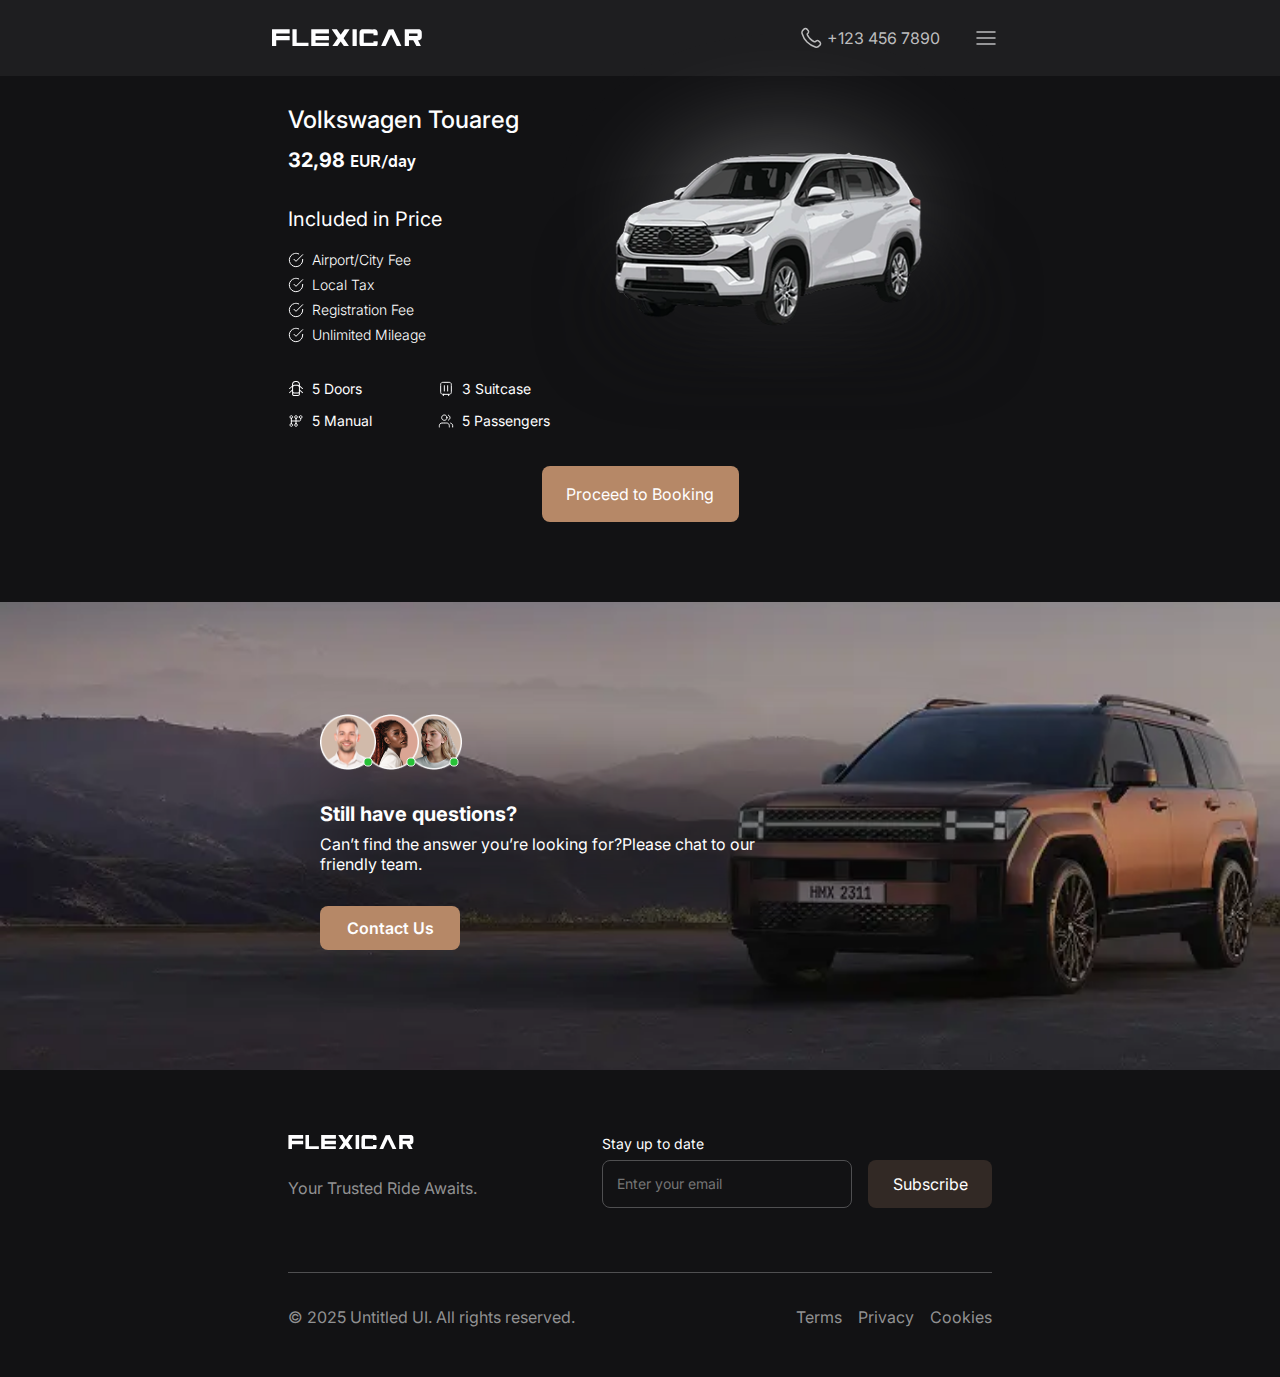
<file: index.html>
<!DOCTYPE html>
<html lang="en">
  <head>
    <meta charset="UTF-8" />
    <meta http-equiv="X-UA-Compatible" content="IE=edge" />
    <meta name="viewport" content="width=device-width, initial-scale=1.0" />
    <meta name="description" content="Flexicar car rental website" />
    <title>Flexicar</title>
    <link
      rel="icon"
      type="image/png"
      href="./assets/images/favicon.png"
      sizes="32x32"
    />
    <link rel="preconnect" href="https://fonts.googleapis.com" />
    <link rel="preconnect" href="https://fonts.gstatic.com" crossorigin />
    <link
      href="https://fonts.googleapis.com/css2?family=Inter:wght@300;400;500;600;700&display=swap"
      rel="stylesheet"
    />
    <link
      href="https://fonts.googleapis.com/css2?family=Oxygen:wght@300;400;700&display=swap"
      rel="stylesheet"
    />
    <link rel="stylesheet" href="./css/global.css" />
    <link rel="stylesheet" href="./css/styles.css" />
  </head>
  <body>
    <!------------------ HEADER --------------------->

    <header class="header">
      <div class="nav-container">
        <nav class="header-nav" aria-label="Main navigation">
          <div class="nav-wrapper">
            <a href="./index.html" aria-label="Flexicar homepage">
              <svg class="logo-icon">
                <use href="./assets/icons/icons.svg#_1"></use>
              </svg>
            </a>
            <ul class="nav-list">
              <li class="item">
                <a href="./index.html" class="link link-current">Book</a>
              </li>
              <li class="item">
                <a href="./index.html" class="link">Help</a>
              </li>
              <li class="item"><a href="./index.html" class="link">FAQ</a></li>
              <li class="item">
                <a href="./index.html" class="link">Rental Policies</a>
              </li>
              <li class="item">
                <a href="./index.html" class="link">Blog&Guides</a>
              </li>
            </ul>
          </div>
        </nav>
        <ul class="header-actions">
          <li class="language-switcher" aria-label="Language switcher">
            <button
              class="language-btn"
              aria-expanded="false"
              aria-controls="language-menu"
            >
              EN
              <svg class="chevron-icon" aria-hidden="true">
                <use href="./assets/icons/icons.svg#chevron-down"></use>
              </svg>
            </button>
          </li>
          <li class="header-phone">
            <a href="tel:+123 456 7890" class="phone-link">
              <svg class="phone-icon" aria-hidden="true">
                <use href="./assets/icons/icons.svg#phone"></use>
              </svg>
              <span class="phone-text">+123 456 7890</span>
            </a>
          </li>
          <li class="login-container">
            <button type="button" class="login-btn">
              <svg class="chevron-icon" aria-hidden="true">
                <use href="./assets/icons/icons.svg#log-in"></use>
                </svg>Sign In
            </button>
          </li>
          <li class="burger-menu">
            <button type="button" aria-label="mobile-menu">
              <svg class="burger-icon">
                <use href="./assets/icons/icons.svg#menu"></use>
              </svg>
            </button>
          </li>
        </ul>
      </div>
    </header>
    <main>

      <!------------------ MAIN CONTENT ON DESKTOP --------------------->
      <div class="content-wrapper container">
        <nav aria-label="breadcrumb">
          <ol class="breadcrumb">
            <li class="breadcrumb-item">
              <a href="/">Home</a>
              <svg class="breadcrumb-icon" aria-hidden="true">
                <use href="./assets/icons/icons.svg#chevron-down"></use>
              </svg>
            </li>
            <li class="breadcrumb-item">
              <a href="/">Search results</a>
              <svg class="breadcrumb-icon" aria-hidden="true">
                <use href="./assets/icons/icons.svg#chevron-down"></use>
              </svg>
            </li>
            <li class="breadcrumb-item active" aria-current="page">
              Volkswagen Touareg
            </li>
          </ol>
        </nav>
        <div class="main-content">
          <div class="car-info-section-left">
            <section>
              <div class="product-container">
                <div class="thumb">
                  <div class="gradient"></div>
                  <div class="ellipse"></div>
                  <img
                    class="car-img"
                    src="./assets/images/car@1x.png"
                    srcset="
                      ./assets/images/car@1x.png 1x,
                      ./assets/images/car@2x.png 2x
                    "
                    alt="Car for rental"
                    width="361"
                    height="188"
                    loading="lazy"
                  />
                </div>
                <div class="list-wrapper">
                  <div class="title-wrapper">
                    <h1 class="car-title">Volkswagen Touareg</h1>
                    <p class="price">
                      32,98 <span class="currency-price">EUR/day</span>
                    </p>
                  </div>
                  <div class="features-wrapper">
                    <h2 class="features-title">Included in Price</h2>
                    <ul class="features-list">
                      <li class="feature-item">
                        <svg class="icon-stroke" aria-hidden="true">
                          <use
                            href="./assets/icons/icons.svg#check-circle-broken-2"
                          ></use>
                        </svg>
                        <p class="sub-text-line-height feature-text">
                          Airport/City Fee
                        </p>
                      </li>
                      <li class="feature-item">
                        <svg class="icon-stroke" aria-hidden="true">
                          <use
                            href="./assets/icons/icons.svg#check-circle-broken-2"
                          ></use>
                        </svg>
                        <p class="sub-text-line-height feature-text">
                          Local Tax
                        </p>
                      </li>
                      <li class="feature-item">
                        <svg class="icon-stroke" aria-hidden="true">
                          <use
                            href="./assets/icons/icons.svg#check-circle-broken-2"
                          ></use>
                        </svg>
                        <p class="sub-text-line-height feature-text">
                          Registration Fee
                        </p>
                      </li>
                      <li class="feature-item">
                        <svg class="icon-stroke" aria-hidden="true">
                          <use
                            href="./assets/icons/icons.svg#check-circle-broken-2"
                          ></use>
                        </svg>
                        <p class="sub-text-line-height feature-text">
                          Unlimited Mileage
                        </p>
                      </li>
                    </ul>
                  </div>
                  <ul class="info-list">
                    <li class="info-item">
                      <svg class="icon-fill">
                        <use
                          href="./assets/icons/icons.svg#icon-car-doors"
                        ></use>
                      </svg>
                      <p class="sub-text-line-height">5 Doors</p>
                    </li>
                    <li class="info-item">
                      <svg class="icon-stroke" aria-hidden="true">
                        <use href="./assets/icons/icons.svg#luggage"></use>
                      </svg>
                      <p class="sub-text-line-height">3 Suitcase</p>
                    </li>
                    <li class="info-item">
                      <svg class="icon-stroke" aria-hidden="true">
                        <use
                          href="./assets/icons/icons.svg#tabler_manual-gearbox"
                        ></use>
                      </svg>
                      <p class="sub-text-line-height">5 Manual</p>
                    </li>
                    <li class="info-item">
                      <svg class="icon-stroke" aria-hidden="true">
                        <use href="./assets/icons/icons.svg#users"></use>
                      </svg>
                      <p class="sub-text-line-height">5 Passengers</p>
                    </li>
                  </ul>
                </div>
              </div>
            </section>

            <!------------------ EXTRAS SECTION ON DESKTOP --------------------->

            <section class="extras-section">
              <h2 class="extras-title">Add on extras</h2>
              <ul class="extras-list">
                <li class="extras-item">
                  <div class="extras-wrapper-left active">
                    <svg class="extras-icon active">
                      <use href="./assets/icons/icons.svg#infinity"></use>
                    </svg>
                    <div class="service-wrapper">
                      <h3 class="extras-item-title">Unlimited Mileage</h3>
                      <p class="extras-price">15 EUR</p>
                    </div>
                  </div>
                  <button
                    class="extras-button active-btn"
                    aria-label="Delete Unlimited Mileage"
                  >
                    <svg class="btn-icon">
                      <use href="./assets/icons/icons.svg#minus"></use>
                    </svg>
                  </button>
                </li>
                <li class="extras-item">
                  <div class="extras-wrapper-left">
                    <svg class="extras-icon">
                      <use href="./assets/icons/icons.svg#globe"></use>
                    </svg>
                    <div class="service-wrapper">
                      <h3 class="extras-item-title">Cross-border Fee</h3>
                      <p class="extras-price">15 EUR</p>
                    </div>
                  </div>
                  <button
                    class="extras-button"
                    aria-label="Add Cross-border Fee"
                  >
                    <svg class="btn-icon">
                      <use href="./assets/icons/icons.svg#plus"></use>
                    </svg>
                  </button>
                </li>
                <li class="extras-item">
                  <div class="extras-wrapper-left">
                    <svg class="extras-icon">
                      <use href="./assets/icons/icons.svg#Group"></use>
                    </svg>
                    <div class="service-wrapper">
                      <h3 class="extras-item-title">Full Tank Service</h3>
                      <p class="extras-price">15 EUR</p>
                    </div>
                  </div>
                  <button
                    class="extras-button"
                    aria-label="Add Full Tank Service"
                  >
                    <svg class="btn-icon">
                      <use href="./assets/icons/icons.svg#plus"></use>
                    </svg>
                  </button>
                </li>
                <li class="extras-item">
                  <div class="extras-wrapper-left">
                    <svg class="extras-icon fill-icon">
                      <use href="./assets/icons/icons.svg#baby-seat"></use>
                    </svg>
                    <div class="service-wrapper">
                      <h3 class="extras-item-title">Child Seat</h3>
                      <p class="extras-price">15 EUR</p>
                    </div>
                  </div>
                  <button class="extras-button" aria-label="Add Child Seat">
                    <svg class="btn-icon">
                      <use href="./assets/icons/icons.svg#plus"></use>
                    </svg>
                  </button>
                </li>
                <li class="extras-item">
                  <div class="extras-wrapper-left">
                    <svg class="extras-icon">
                      <use
                        href="./assets/icons/icons.svg#navigation-pointer-01"
                      ></use>
                    </svg>
                    <div class="service-wrapper">
                      <h3 class="extras-item-title">GPS Navigation System</h3>
                      <p class="extras-price">15 EUR</p>
                    </div>
                  </div>
                  <button
                    class="extras-button"
                    aria-label="Add GPS Navigation System"
                  >
                    <svg class="btn-icon">
                      <use href="./assets/icons/icons.svg#plus"></use>
                    </svg>
                  </button>
                </li>
                <li class="extras-item">
                  <div class="extras-wrapper-left">
                    <svg class="extras-icon">
                      <use href="./assets/icons/icons.svg#wifi"></use>
                    </svg>
                    <div class="service-wrapper">
                      <h3 class="extras-item-title">Wi-Fi Hotspot</h3>
                      <p class="extras-price">15 EUR</p>
                    </div>
                  </div>
                  <button class="extras-button" aria-label="Add Wi-Fi Hotspot">
                    <svg class="btn-icon">
                      <use href="./assets/icons/icons.svg#plus"></use>
                    </svg>
                  </button>
                </li>
                <li class="extras-item">
                  <div class="extras-wrapper-left">
                    <svg class="extras-icon fill-icon">
                      <use
                        href="./assets/icons/icons.svg#additional-driver"
                      ></use>
                    </svg>
                    <div class="service-wrapper">
                      <h3 class="extras-item-title">Additional Driver</h3>
                      <p class="extras-price">15 EUR</p>
                    </div>
                  </div>
                  <button
                    class="extras-button"
                    aria-label="Add Additional Driver"
                  >
                    <svg class="btn-icon">
                      <use href="./assets/icons/icons.svg#plus"></use>
                    </svg>
                  </button>
                </li>
                <li class="extras-item">
                  <div class="extras-wrapper-left">
                    <svg class="extras-icon">
                      <use href="./assets/icons/icons.svg#headphones"></use>
                    </svg>
                    <div class="service-wrapper">
                      <h3 class="extras-item-title">
                        Roadside assistance waiver
                      </h3>
                      <p class="extras-price">15 EUR</p>
                    </div>
                  </div>
                  <button
                    class="extras-button"
                    aria-label="Add Roadside assistance waiver"
                  >
                    <svg class="btn-icon">
                      <use href="./assets/icons/icons.svg#plus"></use>
                    </svg>
                  </button>
                </li>
              </ul>
            </section>

            <!------------------ INSURANCE SECTION  --------------------->

            <section class="insurance-section">
              <h2 class="insurance-title">Insurance</h2>
              <ul class="insurance-list">
                <li class="insurance-item">
                  <div class="insurance-title-wrapper">
                    <h3 class="card-title">No Insurance</h3>
                    <p class="insurance-price">Free</p>
                  </div>
                  <div>
                    <p class="notice-text">Important Notice:</p>
                    <ul class="notice-list">
                      <li class="notice-item">
                        <svg class="notice-icon" aria-hidden="true">
                          <use
                            href="./assets/icons/icons.svg#alert-circle"
                          ></use>
                        </svg>
                        <p class="sub-text-line-height text">
                          You are fully responsible for any damage to the
                          vehicle.
                        </p>
                      </li>
                      <li class="notice-item">
                        <svg class="notice-icon" aria-hidden="true">
                          <use
                            href="./assets/icons/icons.svg#alert-circle"
                          ></use>
                        </svg>
                        <p class="sub-text-line-height text">
                          Full repair costs will be charged in case of an
                          accident or damage (no financial limit).
                        </p>
                      </li>
                    </ul>
                  </div>
                  <p class="text-warning">
                    <strong>
                      We strongly recommend choosing one of the insurance
                      options to ensure a worry-free journey.</strong
                    >
                  </p>
                </li>
                <li class="insurance-item active">
                  <div class="insurance-title-wrapper">
                    <h3 class="card-title">Basic Insurance</h3>
                    <p class="insurance-price">15 EUR/day</p>
                  </div>
                  <ul class="notice-list">
                    <li class="notice-item">
                      <svg class="icon-stroke" aria-hidden="true">
                        <use
                          href="./assets/icons/icons.svg#check-circle-broken-2"
                        ></use>
                      </svg>
                      <p class="sub-text-line-height text">
                        Coverage for vehicle damage in case of an accident (with
                        excess).
                      </p>
                    </li>
                    <li class="notice-item">
                      <svg class="icon-stroke" aria-hidden="true">
                        <use
                          href="./assets/icons/icons.svg#check-circle-broken-2"
                        ></use>
                      </svg>
                      <p class="sub-text-line-height text">
                        Limited financial liability with a deductible/ excess.
                      </p>
                    </li>
                    <li class="notice-item">
                      <svg class="icon-stroke" aria-hidden="true">
                        <use
                          href="./assets/icons/icons.svg#check-circle-broken-2"
                        ></use>
                      </svg>
                      <p class="sub-text-line-height text">
                        Partial coverage for car body damages (does not cover
                        tires, windows, roof, or undercarriage).
                      </p>
                    </li>
                  </ul>
                </li>
                <li class="insurance-item">
                  <div class="insurance-title-wrapper">
                    <h3 class="card-title">Comprehensive Insurance</h3>
                    <p class="insurance-price">25 EUR/day</p>
                  </div>
                  <ul class="notice-list">
                    <li class="notice-item">
                      <svg class="icon-stroke green" aria-hidden="true">
                        <use
                          href="./assets/icons/icons.svg#check-circle-broken-2"
                        ></use>
                      </svg>
                      <p class="sub-text-line-height text">
                        Full coverage for all damages (including tires, windows,
                        roof, and undercarriage).
                      </p>
                    </li>
                    <li class="notice-item">
                      <svg class="icon-stroke green" aria-hidden="true">
                        <use
                          href="./assets/icons/icons.svg#check-circle-broken-2"
                        ></use>
                      </svg>
                      <p class="sub-text-line-height text">Theft protection.</p>
                    </li>
                    <li class="notice-item">
                      <svg class="icon-stroke green" aria-hidden="true">
                        <use
                          href="./assets/icons/icons.svg#check-circle-broken-2"
                        ></use>
                      </svg>
                      <p class="sub-text-line-height text">
                        No deductible/excess (or minimal excess).
                      </p>
                    </li>
                    <li class="notice-item">
                      <svg class="icon-stroke green" aria-hidden="true">
                        <use
                          href="./assets/icons/icons.svg#check-circle-broken-2"
                        ></use>
                      </svg>
                      <p class="sub-text-line-height text">
                        Roadside assistance in case of breakdowns or accidents.
                      </p>
                    </li>
                  </ul>
                </li>
              </ul>
            </section>
          </div>

          <!------------------ FORM SECTION --------------------->

          <section class="form-section">
            <h2 class="form-title">Confirming Order</h2>
            <form class="form-order" aria-labelledby="form-title">
              <div class="form-main-content">
                <div class="form-group">
                  <label for="name">
                    First Name<span class="required">*</span></label
                  >
                  <input
                    class="styled-input"
                    id="name"
                    name="name"
                    type="text"
                    placeholder="Enter Your First Name"
                    required
                    aria-required="true"
                  />
                </div>
                <div class="form-group">
                  <label for="last_name">
                    Last Name<span class="required">*</span></label
                  >
                  <input
                    class="styled-input"
                    id="last_name"
                    name="last_name"
                    type="text"
                    placeholder="Enter Your Last Name"
                    required
                    aria-required="true"
                  />
                </div>
                <div class="form-group">
                  <label for="phone"
                    >Phone number<span class="required">*</span></label
                  >
                  <div class="phone-input-wrapper">
                    <select
                      name="country-code"
                      id="country-code"
                      aria-label="Country code"
                    >
                      <option value="+380">US</option>
                      <option value="+1">🇺🇸 +1</option>
                      <option value="+44">🇬🇧 +44</option>
                      <option value="+33">🇫🇷 +33</option>
                    </select>
                    <input
                      type="tel"
                      id="phone"
                      name="phone"
                      autocomplete="tel"
                      required
                      placeholder="+1 (555) 000-0000"
                      aria-describedby="phone-format"
                    />
                  </div>
                </div>
                <div class="form-group">
                  <label for="email"
                    >Email<span class="required">*</span></label
                  >
                  <input
                    type="email"
                    id="email"
                    name="email"
                    class="styled-input"
                    placeholder="olivia@untitledui.com"
                    required
                    aria-required="true"
                  />
                </div>
              </div>
              <div class="order-info-container">
                <dl class="details-list">
                  <div class="detail-item">
                    <dt>Date</dt>
                    <dd>Jan 1 | 08:00 - Jan 2 | 20:00</dd>
                  </div>
                  <div class="detail-item">
                    <dt>Location</dt>
                    <dd>Bratislava Bus... - Bratislava Bus...</dd>
                  </div>
                  <div class="detail-item">
                    <dt>Volkswagen Touareg</dt>
                    <dd>32,98 EUR</dd>
                  </div>
                  <div class="detail-item">
                    <dt>Basic Insurance</dt>
                    <dd>15 EUR</dd>
                  </div>
                </dl>
                <table class="total-table">
                  <tr>
                    <th>Total</th>
                    <td>62,98 EUR</td>
                  </tr>
                </table>
              </div>
              <div class="checkbox-group">
                <label class="checkbox-label">
                  <input
                    type="checkbox"
                    name="terms"
                    required
                    aria-required="true"
                  />
                  <span class="custom-checkbox">
                    <svg class="check-icon" aria-hidden="true">
                      <use href="./assets/icons/icons.svg#check"></use>
                    </svg>
                  </span>
                  I accept the terms & conditions
                </label>
              </div>
              <div class="container-buttons desktop">
                <button
                  href="./product_page_step1.html"
                  class="main-button secondary-btn pay-btn-desktop"
                >
                  Pay Cash
                </button>
                <button
                  href="./product_page_step1.html"
                  class="main-button primary-btn pay-btn-desktop"
                >
                  Pay Card
                </button>
              </div>
            </form>
          </section>
        </div>
      </div>

      <!------------------ MAIN CONTENT ON MOBILE --------------------->
      <section class="product-section">
        <div class="container product-container">
          <div class="thumb">
            <div class="gradient"></div>
            <div class="ellipse"></div>
            <img
              class="car-img"
              src="./assets/images/car@1x.png"
              srcset="
                ./assets/images/car@1x.png 1x,
                ./assets/images/car@2x.png 2x
              "
              alt="Volkswagen Touareg car for rental"
              width="361"
              height="188"
              loading="lazy"
            />
          </div>
          <div class="list-wrapper">
            <div class="title-wrapper">
              <h1 class="car-title">Volkswagen Touareg</h1>
              <p class="price">32,98 <span class="sub-price">EUR/day</span></p>
            </div>
            <div class="features-wrapper">
              <h2 class="features-title">Included in Price</h2>
              <ul class="features-list">
                <li class="feature-item">
                  <svg class="icon-stroke" aria-hidden="true">
                    <use
                      href="./assets/icons/icons.svg#check-circle-broken-2"
                    ></use>
                  </svg>
                  <p class="sub-text-line-height feature-text">
                    Airport/City Fee
                  </p>
                </li>
                <li class="feature-item">
                  <svg class="icon-stroke" aria-hidden="true">
                    <use
                      href="./assets/icons/icons.svg#check-circle-broken-2"
                    ></use>
                  </svg>
                  <p class="sub-text-line-height feature-text">Local Tax</p>
                </li>
                <li class="feature-item">
                  <svg class="icon-stroke" aria-hidden="true">
                    <use
                      href="./assets/icons/icons.svg#check-circle-broken-2"
                    ></use>
                  </svg>
                  <p class="sub-text-line-height feature-text">
                    Registration Fee
                  </p>
                </li>
                <li class="feature-item">
                  <svg class="icon-stroke" aria-hidden="true">
                    <use
                      href="./assets/icons/icons.svg#check-circle-broken-2"
                    ></use>
                  </svg>
                  <p class="sub-text-line-height feature-text">
                    Unlimited Mileage
                  </p>
                </li>
              </ul>
            </div>
            <ul class="info-list">
              <li class="info-item">
                <svg class="icon-fill">
                  <use href="./assets/icons/icons.svg#icon-car-doors"></use>
                </svg>
                <p class="sub-text-line-height">5 Doors</p>
              </li>
              <li class="info-item">
                <svg class="icon-stroke" aria-hidden="true">
                  <use href="./assets/icons/icons.svg#luggage"></use>
                </svg>
                <p class="sub-text-line-height">3 Suitcase</p>
              </li>
              <li class="info-item">
                <svg class="icon-stroke" aria-hidden="true">
                  <use
                    href="./assets/icons/icons.svg#tabler_manual-gearbox"
                  ></use>
                </svg>
                <p class="sub-text-line-height">5 Manual</p>
              </li>
              <li class="info-item">
                <svg class="icon-stroke" aria-hidden="true">
                  <use href="./assets/icons/icons.svg#users"></use>
                </svg>
                <p class="sub-text-line-height">5 Passengers</p>
              </li>
            </ul>
          </div>
        </div>
        <a
          href="./product_page_step1.html"
          class="main-button primary-btn booking-btn"
        >
          Proceed to Booking
        </a>
      </section>

      <!------------------ CONTACT US SECTION(MOBILE & DESKTOP) --------------------->
      <section class="contact-us">
        <div class="container">
          <div class="contact-wrapper">
            <div class="contact-ellipse"></div>
            <div class="avatar-wrapper">
              <div class="avatar-thumb">
                <img
                  class="avatar"
                  src="./assets/images/contact-us/avatar_1@1x.png"
                  srcset="
                    ./assets/images/contact-us/avatar_1@1x.png 1x,
                    ./assets/images/contact-us/avatar_1@2x.png 2x
                  "
                  alt="Avatar of a team member"
                  width="56"
                  height="56"
                  loading="lazy"
                />
                <svg class="circle" aria-hidden="true">
                  <use href="./assets/icons/icons.svg#Ellipse-green"></use>
                </svg>
              </div>
              <div class="avatar-thumb">
                <img
                  class="avatar"
                  src="./assets/images/contact-us/avatar_2@1x.png"
                  srcset="
                    ./assets/images/contact-us/avatar_2@1x.png 1x,
                    ./assets/images/contact-us/avatar_2@2x.png 2x
                  "
                  alt="Avatar of a team member"
                  width="56"
                  height="56"
                  loading="lazy"
                />
                <svg class="circle" aria-hidden="true">
                  <use href="./assets/icons/icons.svg#Ellipse-green"></use>
                </svg>
              </div>
              <div class="avatar-thumb">
                <img
                  class="avatar"
                  src="./assets/images/contact-us/avatar_3@1x.png"
                  srcset="
                    ./assets/images/contact-us/avatar_3@1x.png 1x,
                    ./assets/images/contact-us/avatar_3@2x.png 2x
                  "
                  alt="Avatar of a team member"
                  width="56"
                  height="56"
                  loading="lazy"
                />
                <svg class="circle" aria-hidden="true">
                  <use href="./assets/icons/icons.svg#Ellipse-green"></use>
                </svg>
              </div>
            </div>
            <div class="support-wrapper">
              <h3 class="support-title">Still have questions?</h3>
              <p class="support-text">
                Can’t find the answer you’re looking for?<span
                  class="support-sub-text"
                  >Please chat to our friendly team.</span
                >
              </p>
            </div>
            <button type="button" class="main-button primary-btn contact-btn">
              Contact Us
            </button>
          </div>
        </div>
      </section>
    </main>

    <!------------------ FOOTER (MOBILE & DESKTOP) --------------------->
    <footer class="footer-section">
      <div class="container footer-container">
        <div class="footer-wrapper">
          <div class="footer-logo-text">
            <a href="./index.html" aria-label="Flexicar homepage">
              <svg class="logo-footer">
                <use href="./assets/icons/icons.svg#_1"></use>
                </svg>
            </a>
            <p class="sub-text-line-height gray footer-text">
              Your Trusted Ride Awaits.
            </p>
          </div>
          <div class="subscribe-container">
            <p class="sub-text-line-height">Stay up to date</p>
            <form class="subscribe-form" action="">
              <input
                class="styled-input subscribe-input"
                type="text"
                placeholder="Enter your email"
              />
              <button
                class="main-button secondary-btn subscribe-btn"
                type="submit"
              >
                Subscribe
              </button>
            </form>
          </div>
        </div>
        <div class="footer-wrapper bottom">
          <p class="sub-text-line-height gray footer-text">
            © 2025 Untitled UI. All rights reserved.
          </p>
          <ul class="footer-links">
            <li>
              <a
                class="sub-text-line-height gray footer-text"
                href="./index.html"
                >Terms</a
              >
            </li>
            <li>
              <a
                class="sub-text-line-height gray footer-text"
                href="./index.html"
                >Privacy</a
              >
            </li>
            <li>
              <a
                class="sub-text-line-height gray footer-text"
                href="./index.html"
                >Cookies</a
              >
            </li>
          </ul>
        </div>
      </div>
    </footer>
  </body>
</html>
</file>
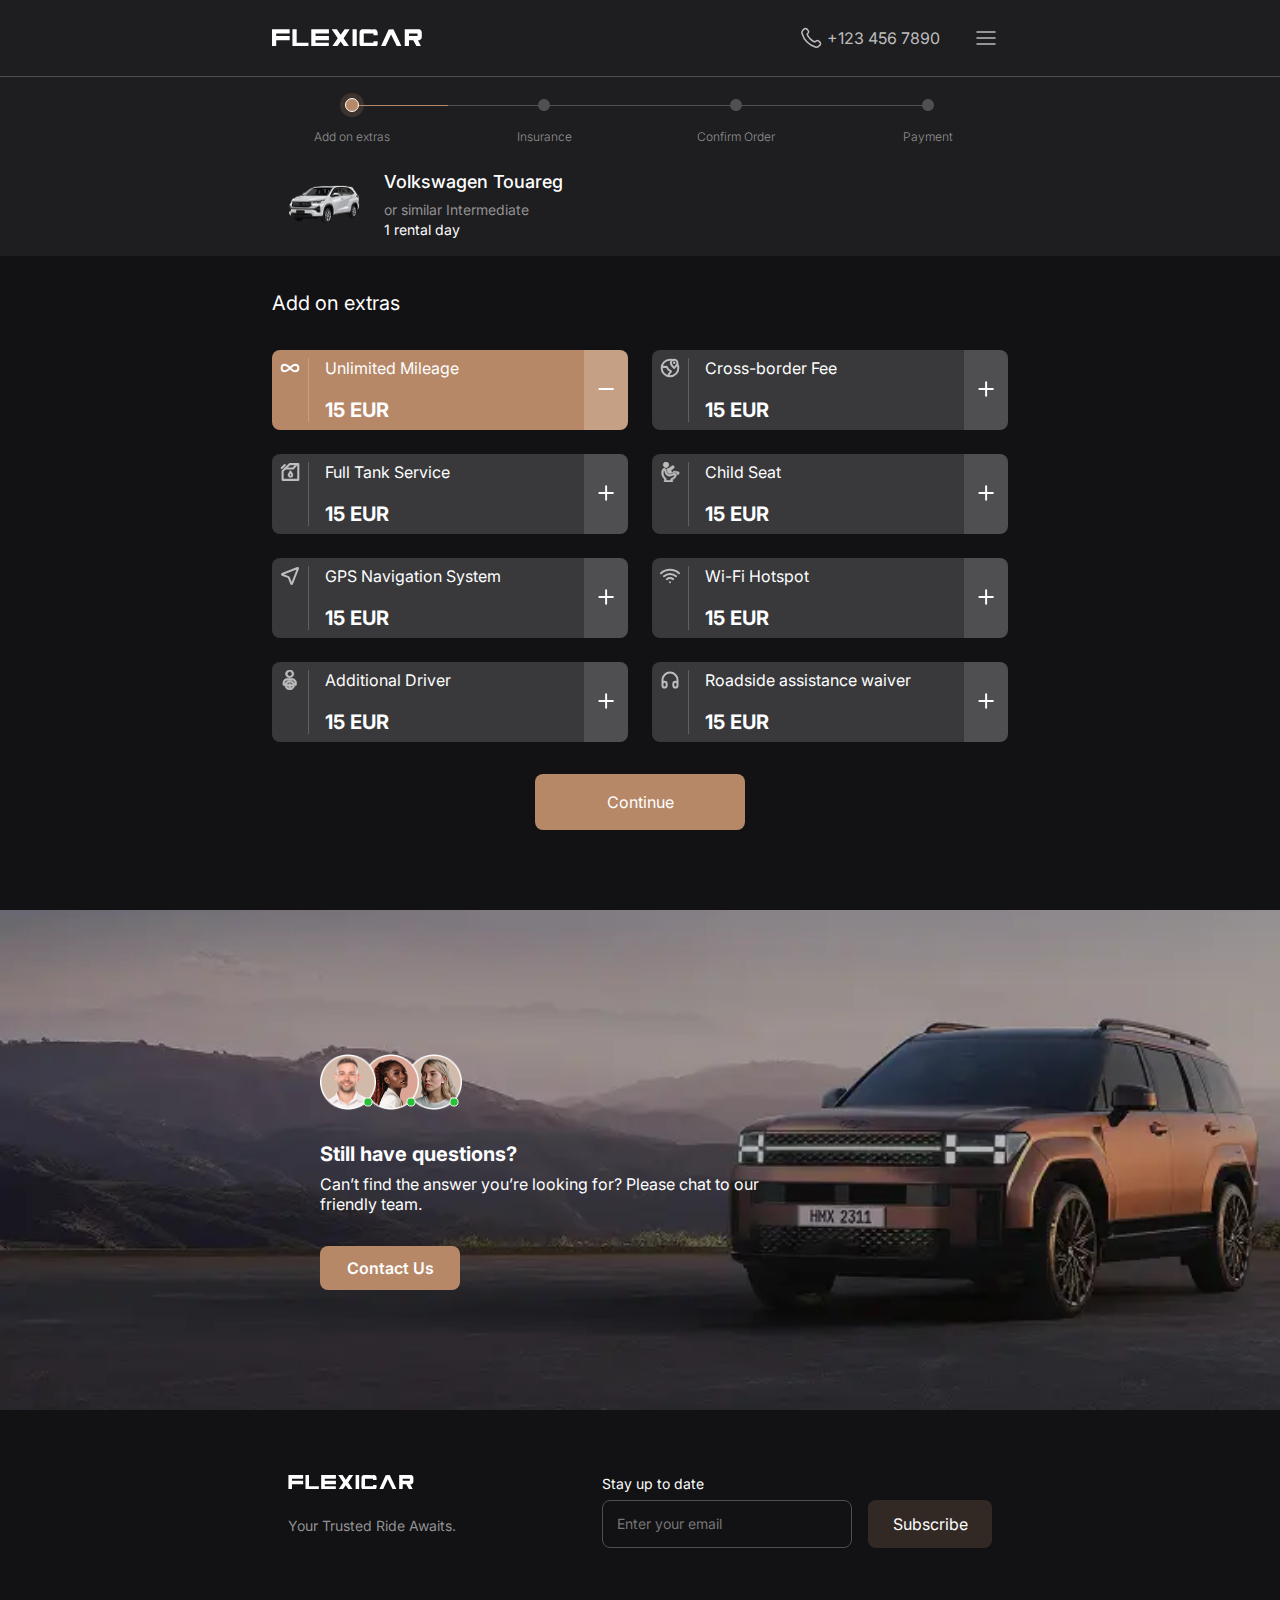
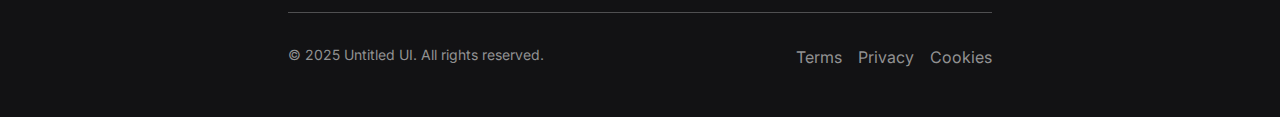
<file: product_page_step1.html>
<!DOCTYPE html>
<html lang="en">
  <head>
    <meta charset="UTF-8" />
    <meta http-equiv="X-UA-Compatible" content="IE=edge" />
    <meta name="viewport" content="width=device-width, initial-scale=1.0" />
    <meta name="description" content="Flexicar car rental website" />
    <title>Flexicar</title>
    <link rel="preconnect" href="https://fonts.googleapis.com" />
    <link rel="preconnect" href="https://fonts.gstatic.com" crossorigin />
    <link
      href="https://fonts.googleapis.com/css2?family=Inter:wght@300;400;500;600;700&display=swap"
      rel="stylesheet"
    />
    <link
      href="https://fonts.googleapis.com/css2?family=Oxygen:wght@300;400;700&display=swap"
      rel="stylesheet"
    />
    <link rel="stylesheet" href="./css/global.css" />
    <link rel="stylesheet" href="./css/styles.css" />
  </head>
  <body>
    <!------------------ HEADER --------------------->
    <header class="header">
      <div class="nav-container">
        <nav class="header-nav" aria-label="Main navigation">
          <div class="nav-wrapper">
            <a href="./index.html" aria-label="Flexicar homepage">
              <svg class="logo-icon">
                <use href="./assets/icons/icons.svg#_1"></use>
              </svg>
            </a>
            <ul class="nav-list">
              <li class="item">
                <a href="./index.html" class="link link-current">Book</a>
              </li>
              <li class="item">
                <a href="./index.html" class="link">Help</a>
              </li>
              <li class="item"><a href="./index.html" class="link">FAQ</a></li>
              <li class="item">
                <a href="./index.html" class="link">Rental Policies</a>
              </li>
              <li class="item">
                <a href="./index.html" class="link">Blog&Guides</a>
              </li>
            </ul>
          </div>
        </nav>
        <ul class="header-actions">
          <li class="language-switcher" aria-label="Language switcher">
            <button
              class="language-btn"
              aria-expanded="false"
              aria-controls="language-menu"
            >
              EN
              <svg class="chevron-icon" aria-hidden="true">
                <use href="./assets/icons/icons.svg#chevron-down"></use>
              </svg>
            </button>
          </li>
          <li class="header-phone">
            <a href="tel:+123 456 7890" class="phone-link">
              <svg class="phone-icon" aria-hidden="true">
                <use href="./assets/icons/icons.svg#phone"></use>
              </svg>
              <span class="phone-text">+123 456 7890</span>
            </a>
          </li>
          <li class="login-container">
            <button type="button" class="login-btn">
              <svg class="chevron-icon" aria-hidden="true">
                <use href="./assets/icons/icons.svg#log-in"></use>
              </svg>Sign In
            </button>
          </li>
          <li class="burger-menu">
            <button type="button" aria-label="mobile-menu">
              <svg class="burger-icon">
                <use href="./assets/icons/icons.svg#menu"></use>
              </svg>
            </button>
          </li>
        </ul>
      </div>
    </header>
    <main>
      <!------------------ CAR INFO SECTION --------------------->
      <section class="car-info">
        <div class="stepper-container">
          <div class="stepper">
            <div class="stepper-icon-wrapper first">
              <span class="background icon">
                <svg
                  class="active-icon"
                  aria-label="Current step: Add on extras"
                >
                  <use href="./assets/icons/icons.svg#Ellipse"></use>
                </svg>
                </span>
              <span class="line"></span>
            </div>
            <p class="stepper-text gray">Add on extras</p>
          </div>
          <div class="stepper">
            <div class="stepper-icon-wrapper not-active">
              <span class="line medium-gray right"></span>
              <div class="icon-wrapper">
                <svg
                  class="inactive-icon"
                  aria-label="Not yet reached step: Insurance"
                >
                  <use href="./assets/icons/icons.svg#Ellipse-2"></use>
                </svg>
              </div>
              <span class="line medium-gray left"></span>
            </div>
            <p class="stepper-text gray">Insurance</p>
          </div>
          <div class="stepper">
            <div class="stepper-icon-wrapper not-active">
              <span class="line medium-gray right"></span>
              <div class="icon-wrapper">
                <svg
                  class="inactive-icon"
                  aria-label="Not yet reached step: Confirm order"
                >
                  <use href="./assets/icons/icons.svg#Ellipse-2"></use>
                </svg>
              </div>
              <span class="line medium-gray left"></span>
            </div>
            <p class="stepper-text gray">Confirm Order</p>
          </div>
          <div class="stepper">
            <div class="stepper-icon-wrapper not-active last">
              <span class="line medium-gray right"></span>
              <div class="icon-wrapper">
                <svg
                  class="inactive-icon"
                  aria-label="Not yet reached step: Insurance"
                >
                  <use href="./assets/icons/icons.svg#Ellipse-2"></use>
                </svg>
              </div>
            </div>
            <p class="stepper-text gray">Payment</p>
          </div>
        </div>
        <div class="container">
          <div class="car-info-wrapper">
            <div class="car-info-thumb">
              <img
                src="./assets/images/step1/car@1x.png"
                srcset="
                  ./assets/images/step1/car@1x.png 1x,
                  ./assets/images/step1/car@2x.png 2x
                "
                alt="Car for rental"
                width="72"
                height="48"
                loading="lazy"
              />
            </div>
            <div>
              <h1 class="car-info-title">Volkswagen Touareg</h1>
              <p class="sub-text-line-height gray">or similar Intermediate</p>
              <p class="sub-text-line-height">1 rental day</p>
            </div>
          </div>
        </div>
      </section>

      <!------------------ EXTRAS SECTION --------------------->
      <section class="extras-section">
        <div class="container-secondary">
          <h2 class="extras-title">Add on extras</h2>
          <ul class="extras-list">
            <li class="extras-item">
              <div class="extras-wrapper-left active">
                <svg class="extras-icon active">
                  <use href="./assets/icons/icons.svg#infinity"></use>
                </svg>
                <div class="service-wrapper">
                  <h3 class="extras-item-title">Unlimited Mileage</h3>
                  <p class="extras-price">15 EUR</p>
                </div>
              </div>
              <button
                class="extras-button active-btn"
                aria-label="Delete Unlimited Mileage"
              >
                <svg class="btn-icon">
                  <use href="./assets/icons/icons.svg#minus"></use>
                </svg>
              </button>
            </li>
            <li class="extras-item">
              <div class="extras-wrapper-left">
                <svg class="extras-icon">
                  <use href="./assets/icons/icons.svg#globe"></use>
                </svg>
                <div class="service-wrapper">
                  <h3 class="extras-item-title">Cross-border Fee</h3>
                  <p class="extras-price">15 EUR</p>
                </div>
              </div>
              <button class="extras-button" aria-label="Add Cross-border Fee">
                <svg class="btn-icon">
                  <use href="./assets/icons/icons.svg#plus"></use>
                </svg>
              </button>
            </li>
            <li class="extras-item">
              <div class="extras-wrapper-left">
                <svg class="extras-icon">
                  <use href="./assets/icons/icons.svg#Group"></use>
                </svg>
                <div class="service-wrapper">
                  <h3 class="extras-item-title">Full Tank Service</h3>
                  <p class="extras-price">15 EUR</p>
                </div>
              </div>
              <button class="extras-button" aria-label="Add Full Tank Service">
                <svg class="btn-icon">
                  <use href="./assets/icons/icons.svg#plus"></use>
                </svg>
              </button>
            </li>
            <li class="extras-item">
              <div class="extras-wrapper-left">
                <svg class="extras-icon fill-icon">
                  <use href="./assets/icons/icons.svg#baby-seat"></use>
                </svg>
                <div class="service-wrapper">
                  <h3 class="extras-item-title">Child Seat</h3>
                  <p class="extras-price">15 EUR</p>
                </div>
              </div>
              <button class="extras-button" aria-label="Add Child Seat">
                <svg class="btn-icon">
                  <use href="./assets/icons/icons.svg#plus"></use>
                </svg>
              </button>
            </li>
            <li class="extras-item">
              <div class="extras-wrapper-left">
                <svg class="extras-icon">
                  <use
                    href="./assets/icons/icons.svg#navigation-pointer-01"
                  ></use>
                </svg>
                <div class="service-wrapper">
                  <h3 class="extras-item-title">GPS Navigation System</h3>
                  <p class="extras-price">15 EUR</p>
                </div>
              </div>
              <button class="extras-button">
                <svg class="btn-icon" aria-label="Add GPS Navigation System">
                  <use href="./assets/icons/icons.svg#plus"></use>
                </svg>
              </button>
            </li>
            <li class="extras-item">
              <div class="extras-wrapper-left">
                <svg class="extras-icon">
                  <use href="./assets/icons/icons.svg#wifi"></use>
                </svg>
                <div class="service-wrapper">
                  <h3 class="extras-item-title">Wi-Fi Hotspot</h3>
                  <p class="extras-price">15 EUR</p>
                </div>
              </div>
              <button class="extras-button" aria-label="Add Wi-Fi Hotspot">
                <svg class="btn-icon">
                  <use href="./assets/icons/icons.svg#plus"></use>
                </svg>
              </button>
            </li>
            <li class="extras-item">
              <div class="extras-wrapper-left">
                <svg class="extras-icon fill-icon">
                  <use href="./assets/icons/icons.svg#additional-driver"></use>
                </svg>
                <div class="service-wrapper">
                  <h3 class="extras-item-title">Additional Driver</h3>
                  <p class="extras-price">15 EUR</p>
                </div>
              </div>
              <button class="extras-button" aria-label="Add Additional Driver">
                <svg class="btn-icon">
                  <use href="./assets/icons/icons.svg#plus"></use>
                </svg>
              </button>
            </li>
            <li class="extras-item">
              <div class="extras-wrapper-left">
                <svg class="extras-icon">
                  <use href="./assets/icons/icons.svg#headphones"></use>
                </svg>
                <div class="service-wrapper">
                  <h3 class="extras-item-title">Roadside assistance waiver</h3>
                  <p class="extras-price">15 EUR</p>
                </div>
              </div>
              <button
                class="extras-button"
                aria-label="Add Roadside assistance waiver"
              >
                <svg class="btn-icon">
                  <use href="./assets/icons/icons.svg#plus"></use>
                </svg>
              </button>
            </li>
          </ul>
          <a
            href="./product_page_step2.html"
            class="main-button primary-btn continue-btn"
          >
            Continue
          </a>
        </div>
      </section>

      <!------------------ CONTACT US SECTION --------------------->
      <section class="contact-us">
        <div class="container">
          <div class="contact-wrapper">
            <div class="elipse"></div>
            <div class="avatar-wrapper">
              <div class="avatar-thumb">
                <img
                  class="avatar"
                  src="./assets/images/contact-us/avatar_1@1x.png"
                  srcset="
                    ./assets/images/contact-us/avatar_1@1x.png 1x,
                    ./assets/images/contact-us/avatar_1@2x.png 2x
                  "
                  alt="Avatar of a team member"
                  width="56"
                  height="56"
                  loading="lazy"
                />
                <svg class="circle" aria-hidden="true">
                  <use href="./assets/icons/icons.svg#Ellipse-green"></use>
                </svg>
              </div>
              <div class="avatar-thumb">
                <img
                  class="avatar"
                  src="./assets/images/contact-us/avatar_2@1x.png"
                  srcset="
                    ./assets/images/contact-us/avatar_2@1x.png 1x,
                    ./assets/images/contact-us/avatar_2@2x.png 2x
                  "
                  alt="Avatar of a team member"
                  width="56"
                  height="56"
                  loading="lazy"
                />
                <svg class="circle" aria-hidden="true">
                  <use href="./assets/icons/icons.svg#Ellipse-green"></use>
                </svg>
              </div>
              <div class="avatar-thumb">
                <img
                  class="avatar"
                  src="./assets/images/contact-us/avatar_3@1x.png"
                  srcset="
                    ./assets/images/contact-us/avatar_3@1x.png 1x,
                    ./assets/images/contact-us/avatar_3@2x.png 2x
                  "
                  alt="Avatar of a team member"
                  width="56"
                  height="56"
                  loading="lazy"
                />
                <svg class="circle" aria-hidden="true">
                  <use href="./assets/icons/icons.svg#Ellipse-green"></use>
                </svg>
              </div>
            </div>
            <div class="support-wrapper">
              <h3 class="price">Still have questions?</h3>
              <p class="support-text">
                Can’t find the answer you’re looking for? Please chat to our
                friendly team.
              </p>
            </div>
            <button type="button" class="main-button primary-btn contact-btn">
              Contact Us
            </button>
          </div>
        </div>
      </section>
    </main>

    <!------------------ FOOTER --------------------->
    <footer class="footer-section">
      <div class="container footer-container">
        <div class="footer-wrapper">
          <div class="footer-logo-text">
            <a href="./index.html" aria-label="Flexicar homepage">
              <svg class="logo-footer">
                <use href="./assets/icons/icons.svg#_1"></use>
              </svg>
            </a>
            <p class="sub-text-line-height gray">Your Trusted Ride Awaits.</p>
          </div>
          <div class="subscribe-container">
            <p class="sub-text-line-height">Stay up to date</p>
            <form class="subscribe-form" action="">
              <input
                class="styled-input subscribe-input"
                type="text"
                placeholder="Enter your email"
              />
              <button
                class="main-button secondary-btn subscribe-btn"
                type="submit"
              >
                Subscribe
              </button>
            </form>
          </div>
        </div>
        <div class="footer-wrapper bottom">
          <p class="sub-text-line-height gray">
            © 2025 Untitled UI. All rights reserved.
          </p>
          <ul class="footer-links">
            <li>
              <a
                class="sub-text-line-height gray footer-text"
                href="./index.html"
                >Terms</a
              >
            </li>
            <li>
              <a
                class="sub-text-line-height gray footer-text"
                href="./index.html"
                >Privacy</a
              >
            </li>
            <li>
              <a
                class="sub-text-line-height gray footer-text"
                href="./index.html"
                >Cookies</a
              >
            </li>
          </ul>
        </div>
      </div>
    </footer>
  </body>
</html>
</file>
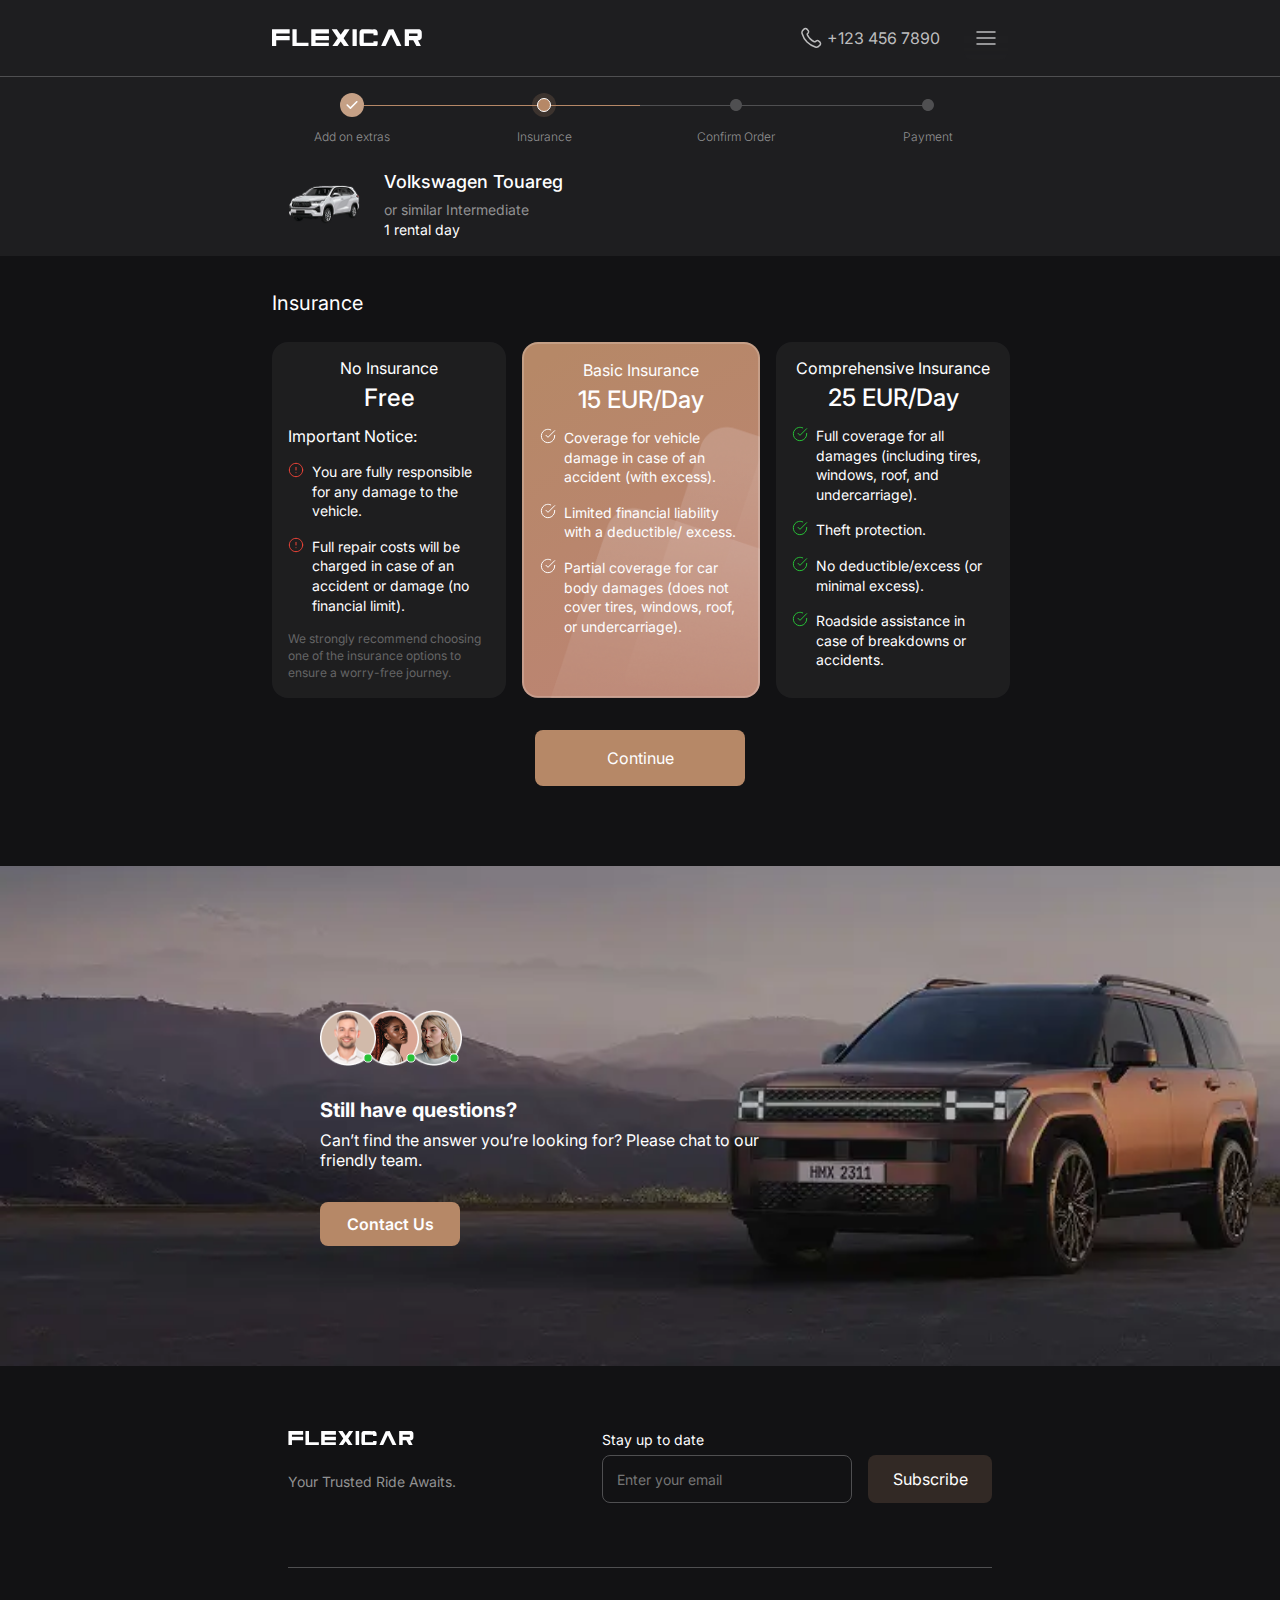
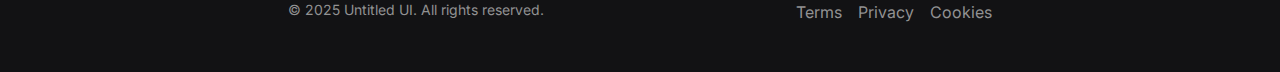
<file: product_page_step2.html>
<!DOCTYPE html>
<html lang="en">
  <head>
    <meta charset="UTF-8" />
    <meta http-equiv="X-UA-Compatible" content="IE=edge" />
    <meta name="viewport" content="width=device-width, initial-scale=1.0" />
    <meta name="description" content="Flexicar car rental website" />
    <title>Flexicar</title>
    <link rel="preconnect" href="https://fonts.googleapis.com" />
    <link rel="preconnect" href="https://fonts.gstatic.com" crossorigin />
    <link
      href="https://fonts.googleapis.com/css2?family=Inter:wght@300;400;500;600;700&display=swap"
      rel="stylesheet"
    />
    <link
      href="https://fonts.googleapis.com/css2?family=Oxygen:wght@300;400;700&display=swap"
      rel="stylesheet"
    />
    <link rel="stylesheet" href="./css/global.css" />
    <link rel="stylesheet" href="./css/styles.css" />
  </head>
  <body>

    <!------------------ HEADER --------------------->
    <header class="header">
      <div class="nav-container">
        <nav class="header-nav" aria-label="Main navigation">
          <div class="nav-wrapper">
            <a href="./index.html" aria-label="Flexicar homepage">
              <svg class="logo-icon">
                <use href="./assets/icons/icons.svg#_1"></use>
              </svg>
            </a>
            <ul class="nav-list">
              <li class="item">
                <a href="./index.html" class="link link-current">Book</a>
              </li>
              <li class="item">
                <a href="./index.html" class="link">Help</a>
              </li>
              <li class="item"><a href="./index.html" class="link">FAQ</a></li>
              <li class="item">
                <a href="./index.html" class="link">Rental Policies</a>
              </li>
              <li class="item">
                <a href="./index.html" class="link">Blog&Guides</a>
              </li>
            </ul>
          </div>
        </nav>
        <ul class="header-actions">
          <li class="language-switcher" aria-label="Language switcher">
            <button
              class="language-btn"
              aria-expanded="false"
              aria-controls="language-menu"
            >
              EN
              <svg class="chevron-icon" aria-hidden="true">
                <use href="./assets/icons/icons.svg#chevron-down"></use>
              </svg>
            </button>
          </li>
          <li class="header-phone">
            <a href="tel:+123 456 7890" class="phone-link">
              <svg class="phone-icon" aria-hidden="true">
                <use href="./assets/icons/icons.svg#phone"></use>
              </svg>
              <span class="phone-text">+123 456 7890</span>
            </a>
          </li>
          <li class="login-container">
            <button type="button" class="login-btn">
              <svg class="chevron-icon" aria-hidden="true">
                <use href="./assets/icons/icons.svg#log-in"></use>
              </svg>Sign In
            </button>
          </li>
          <li class="burger-menu">
            <button type="button" aria-label="mobile-menu">
              <svg class="burger-icon">
                <use href="./assets/icons/icons.svg#menu"></use>
              </svg>
            </button>
          </li>
        </ul>
      </div>
    </header>
    <main>

    <!------------------ CAR INFO SECTION --------------------->
      <section class="car-info">
        <div class="stepper-container">
          <div class="stepper">
            <div class="stepper-icon-wrapper first">
              <span class="background check">
                <svg
                  class="indicator-icon"
                  aria-label="Completed step: Add on extras"
                >
                  <use href="./assets/icons/icons.svg#check"></use>
                </svg>
              </span>
              <span class="line"></span>
            </div>
            <p class="stepper-text gray">Add on extras</p>
          </div>
          <div class="stepper">
            <div class="stepper-icon-wrapper second">
              <span class="line right"></span>
              <span class="background icon">
                <svg class="active-icon" aria-label="Current step: Insurance">
                  <use href="./assets/icons/icons.svg#Ellipse"></use>
                </svg>
              </span>
              <span class="line"></span>
            </div>
            <p class="stepper-text gray">Insurance</p>
          </div>
          <div class="stepper">
            <div class="stepper-icon-wrapper not-active">
              <span class="line medium-gray right"></span>
              <div class="icon-wrapper">
                <svg
                  class="inactive-icon"
                  aria-label="Not yet reached step: Confirm Order"
                >
                  <use href="./assets/icons/icons.svg#Ellipse-2"></use>
                </svg>
              </div>
              <span class="line medium-gray left"></span>
            </div>
            <p class="stepper-text gray">Confirm Order</p>
          </div>
          <div class="stepper">
            <div class="stepper-icon-wrapper not-active last">
              <span class="line medium-gray right"></span>
              <div class="icon-wrapper">
                <svg
                  class="inactive-icon"
                  aria-label="Not yet reached step: Payment"
                >
                  <use href="./assets/icons/icons.svg#Ellipse-2"></use>
                </svg>
              </div>
            </div>
            <p class="stepper-text gray">Payment</p>
          </div>
        </div>
        <div class="container">
          <div class="car-info-wrapper">
            <div class="car-info-thumb">
              <img
                src="./assets/images/step1/car@1x.png"
                srcset="
                  ./assets/images/step1/car@1x.png 1x,
                  ./assets/images/step1/car@2x.png 2x
                "
                alt="Car for rental"
                width="72"
                height="48"
                loading="lazy"
              />
            </div>
            <div>
              <h1 class="car-info-title">Volkswagen Touareg</h1>
              <p class="sub-text-line-height gray">or similar Intermediate</p>
              <p class="sub-text-line-height">1 rental day</p>
            </div>
          </div>
        </div>
      </section>

    <!------------------ INSURANCE SECTION --------------------->
      <section class="insurance-section">
        <div class="container-secondary">
          <h2 class="insurance-title">Insurance</h2>
          <ul class="insurance-list">
            <li class="insurance-item">
              <div class="insurance-title-wrapper">
                <h3 class="card-title">No Insurance</h3>
                <p class="insurance-price">Free</p>
              </div>
              <p class="notice-text">Important Notice:</p>
              <ul class="notice-list">
                <li class="notice-item">
                  <svg class="notice-icon" aria-hidden="true">
                    <use href="./assets/icons/icons.svg#alert-circle"></use>
                  </svg>
                  <p class="sub-text-line-height text">
                    You are fully responsible for any damage to the vehicle.
                  </p>
                </li>
                <li class="notice-item">
                  <svg class="notice-icon" aria-hidden="true">
                    <use href="./assets/icons/icons.svg#alert-circle"></use>
                  </svg>
                  <p class="sub-text-line-height text">
                    Full repair costs will be charged in case of an accident or
                    damage (no financial limit).
                  </p>
                </li>
              </ul>
              <p class="text-warning">
                <strong>
                  We strongly recommend choosing one of the insurance options to
                  ensure a worry-free journey.</strong
                >
              </p>
            </li>
            <li class="insurance-item active">
              <div class="insurance-title-wrapper">
                <h3 class="card-title">Basic Insurance</h3>
                <p class="insurance-price">15 EUR/day</p>
              </div>
              <ul class="notice-list">
                <li class="notice-item">
                  <svg class="icon-stroke" aria-hidden="true">
                    <use
                      href="./assets/icons/icons.svg#check-circle-broken-2"
                    ></use>
                  </svg>
                  <p class="sub-text-line-height text">
                    Coverage for vehicle damage in case of an accident (with
                    excess).
                  </p>
                </li>
                <li class="notice-item">
                  <svg class="icon-stroke" aria-hidden="true">
                    <use
                      href="./assets/icons/icons.svg#check-circle-broken-2"
                    ></use>
                  </svg>
                  <p class="sub-text-line-height text">
                    Limited financial liability with a deductible/ excess.
                  </p>
                </li>
                <li class="notice-item">
                  <svg class="icon-stroke" aria-hidden="true">
                    <use
                      href="./assets/icons/icons.svg#check-circle-broken-2"
                    ></use>
                  </svg>
                  <p class="sub-text-line-height text">
                    Partial coverage for car body damages (does not cover tires,
                    windows, roof, or undercarriage).
                  </p>
                </li>
              </ul>
            </li>
            <li class="insurance-item">
              <div class="insurance-title-wrapper">
                <h3 class="card-title">Comprehensive Insurance</h3>
                <p class="insurance-price">25 EUR/day</p>
              </div>
              <ul class="notice-list">
                <li class="notice-item" aria-hidden="true">
                  <svg class="icon-stroke green">
                    <use
                      href="./assets/icons/icons.svg#check-circle-broken-2"
                    ></use>
                  </svg>
                  <p class="sub-text-line-height text">
                    Full coverage for all damages (including tires, windows,
                    roof, and undercarriage).
                  </p>
                </li>
                <li class="notice-item">
                  <svg class="icon-stroke green" aria-hidden="true">
                    <use
                      href="./assets/icons/icons.svg#check-circle-broken-2"
                    ></use>
                  </svg>
                  <p class="sub-text-line-height text">Theft protection.</p>
                </li>
                <li class="notice-item">
                  <svg class="icon-stroke green" aria-hidden="true">
                    <use
                      href="./assets/icons/icons.svg#check-circle-broken-2"
                    ></use>
                  </svg>
                  <p class="sub-text-line-height text">
                    No deductible/excess (or minimal excess).
                  </p>
                </li>
                <li class="notice-item">
                  <svg class="icon-stroke green" aria-hidden="true">
                    <use
                      href="./assets/icons/icons.svg#check-circle-broken-2"
                    ></use>
                  </svg>
                  <p class="sub-text-line-height text">
                    Roadside assistance in case of breakdowns or accidents.
                  </p>
                </li>
              </ul>
            </li>
          </ul>
          <a
            href="./product_page_step3.html"
            class="main-button primary-btn continue-btn"
          >
            Continue
          </a>
        </div>
      </section>

    <!------------------ CONTACT US SECTION --------------------->
      <section class="contact-us">
        <div class="container">
          <div class="contact-wrapper">
            <div class="elipse"></div>
            <div class="avatar-wrapper">
              <div class="avatar-thumb">
                <img
                  class="avatar"
                  src="./assets/images/contact-us/avatar_1@1x.png"
                  srcset="
                    ./assets/images/contact-us/avatar_1@1x.png 1x,
                    ./assets/images/contact-us/avatar_1@2x.png 2x
                  "
                  alt="Avatar of a team member"
                  width="56"
                  height="56"
                  loading="lazy"
                />
                <svg class="circle" aria-hidden="true">
                  <use href="./assets/icons/icons.svg#Ellipse-green"></use>
                </svg>
              </div>
              <div class="avatar-thumb">
                <img
                  class="avatar"
                  src="./assets/images/contact-us/avatar_2@1x.png"
                  srcset="
                    ./assets/images/contact-us/avatar_2@1x.png 1x,
                    ./assets/images/contact-us/avatar_2@2x.png 2x
                  "
                  alt="Avatar of a team member"
                  width="56"
                  height="56"
                  loading="lazy"
                />
                <svg class="circle" aria-hidden="true">
                  <use href="./assets/icons/icons.svg#Ellipse-green"></use>
                </svg>
              </div>
              <div class="avatar-thumb">
                <img
                  class="avatar"
                  src="./assets/images/contact-us/avatar_3@1x.png"
                  srcset="
                    ./assets/images/contact-us/avatar_3@1x.png 1x,
                    ./assets/images/contact-us/avatar_3@2x.png 2x
                  "
                  alt="Avatar of a team member"
                  width="56"
                  height="56"
                  loading="lazy"
                />
                <svg class="circle" aria-hidden="true">
                  <use href="./assets/icons/icons.svg#Ellipse-green"></use>
                </svg>
              </div>
            </div>
            <div class="support-wrapper">
              <h3 class="price">Still have questions?</h3>
              <p class="support-text">
                Can’t find the answer you’re looking for? Please chat to our
                friendly team.
              </p>
            </div>
            <button type="button" class="main-button primary-btn contact-btn">
              Contact Us
            </button>
          </div>
        </div>
      </section>
    </main>

    <!------------------ FOOTER --------------------->
    <footer class="footer-section">
      <div class="container footer-container">
        <div class="footer-wrapper">
          <div class="footer-logo-text">
            <a href="./index.html" aria-label="Flexicar homepage">
              <svg class="logo-footer">
                <use href="./assets/icons/icons.svg#_1"></use>
              </svg>
            </a>
            <p class="sub-text-line-height gray">Your Trusted Ride Awaits.</p>
          </div>
          <div class="subscribe-container">
            <p class="sub-text-line-height">Stay up to date</p>
            <form class="subscribe-form" action="">
              <input
                class="styled-input subscribe-input"
                type="text"
                placeholder="Enter your email"
              />
              <button
                class="main-button secondary-btn subscribe-btn"
                type="submit"
              >
                Subscribe
              </button>
            </form>
          </div>
        </div>
        <div class="footer-wrapper bottom">
          <p class="sub-text-line-height gray">
            © 2025 Untitled UI. All rights reserved.
          </p>
          <ul class="footer-links">
            <li>
              <a
                class="sub-text-line-height gray footer-text"
                href="./index.html"
                >Terms</a
              >
            </li>
            <li>
              <a
                class="sub-text-line-height gray footer-text"
                href="./index.html"
                >Privacy</a
              >
            </li>
            <li>
              <a
                class="sub-text-line-height gray footer-text"
                href="./index.html"
                >Cookies</a
              >
            </li>
          </ul>
        </div>
      </div>
    </footer>
  </body>
</html>
</file>
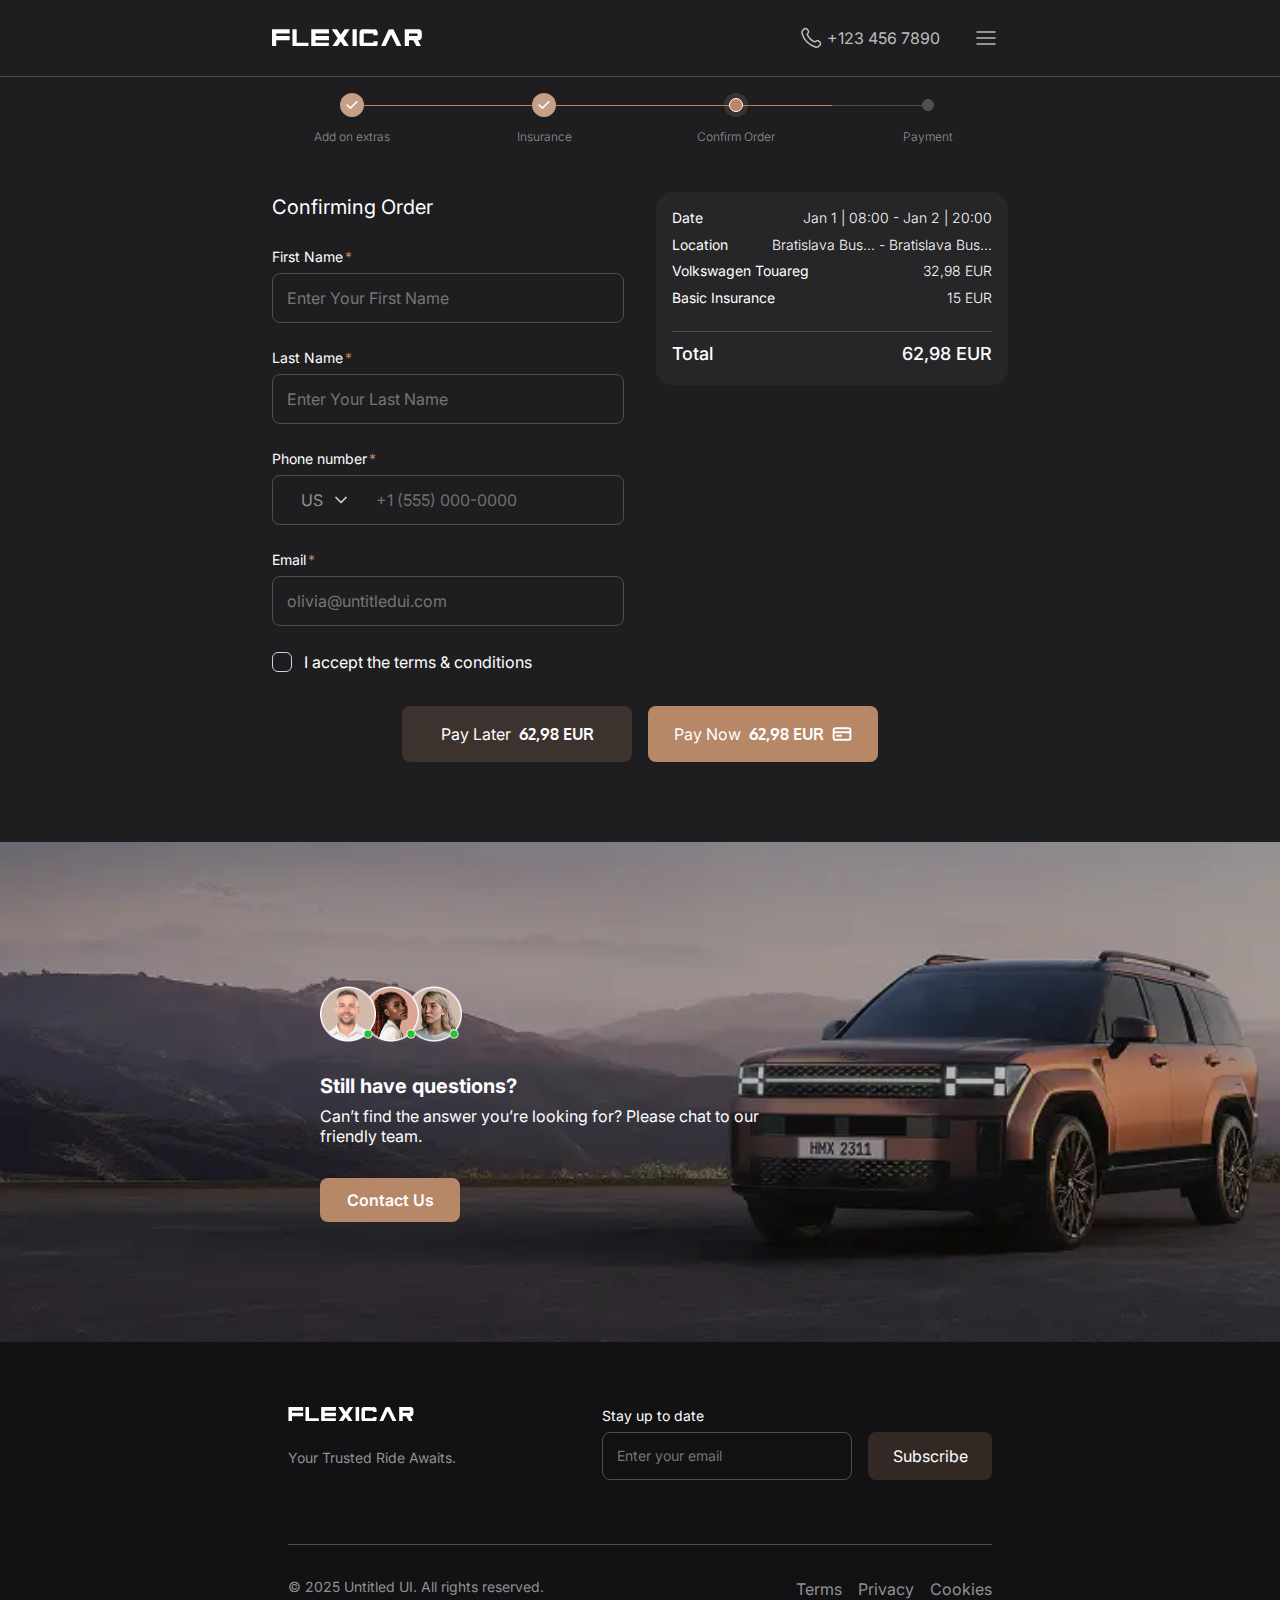
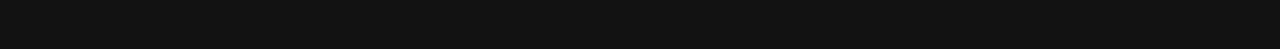
<file: product_page_step3.html>
<!DOCTYPE html>
<html lang="en">
  <head>
    <meta charset="UTF-8" />
    <meta http-equiv="X-UA-Compatible" content="IE=edge" />
    <meta name="viewport" content="width=device-width, initial-scale=1.0" />
    <meta name="description" content="Flexicar car rental website" />
    <title>Flexicar</title>
    <link rel="preconnect" href="https://fonts.googleapis.com" />
    <link rel="preconnect" href="https://fonts.gstatic.com" crossorigin />
    <link
      href="https://fonts.googleapis.com/css2?family=Inter:wght@300;400;500;600;700&display=swap"
      rel="stylesheet"
    />
    <link href="https://fonts.googleapis.com/css2?family=Oxygen:wght@300;400;700&display=swap" rel="stylesheet">
    <link rel="stylesheet" href="./css/global.css" />
    <link rel="stylesheet" href="./css/styles.css" />
  </head>
  <body>

    <!------------------ HEADER --------------------->

  <header class="header">
    <div class="nav-container">
      <nav class="header-nav" aria-label="Main navigation">
        <div class="nav-wrapper">
          <a href="./index.html" aria-label="Flexicar homepage">
            <svg class="logo-icon">
              <use href="./assets/icons/icons.svg#_1"></use></svg></a>
          <ul class="nav-list">
            <li class="item">
              <a href="./index.html" class="link link-current">Book</a>
            </li>
            <li class="item">
              <a href="./index.html" class="link">Help</a>
            </li>
            <li class="item"><a href="./index.html" class="link">FAQ</a></li>
            <li class="item"><a href="./index.html" class="link">Rental Policies</a></li>
            <li class="item"><a href="./index.html" class="link">Blog&Guides</a></li>
          </ul>
        </div>
      </nav>
      <ul class="header-actions">
        <li class="language-switcher" aria-label="Language switcher">
          <button
            class="language-btn"
            aria-expanded="false"
            aria-controls="language-menu"
          >
            EN
            <svg class="chevron-icon" aria-hidden="true">
              <use href="./assets/icons/icons.svg#chevron-down"></use>
            </svg>
          </button>
        </li>
        <li class="header-phone">
          <a href="tel:+123 456 7890" class="phone-link">
            <svg class="phone-icon" aria-hidden="true">
              <use href="./assets/icons/icons.svg#phone"></use>
            </svg>
            <span class="phone-text">+123 456 7890</span>
          </a>
        </li>
        <li class="login-container">
          <button type="button" class="login-btn">
            <svg class="chevron-icon" aria-hidden="true">
              <use href="./assets/icons/icons.svg#log-in"></use></svg>Sign In
          </button>
        </li>
        <li class="burger-menu">
          <button type="button" aria-label="mobile-menu">
            <svg class="burger-icon">
              <use href="./assets/icons/icons.svg#menu"></use>
            </svg>
          </button>
        </li>
      </ul>
    </div>
  </header>
    <main>

    <!------------------ CAR INFO SECTION --------------------->
         <section class="car-info">
        <div class="stepper-container">
          <div class="stepper">
            <div class="stepper-icon-wrapper first">
              <span class="background check">
                <svg class="indicator-icon" aria-label="Completed step: Add on extras">
                  <use href="./assets/icons/icons.svg#check"></use>
                </svg>
              </span>
              <span class="line"></span>
            </div>
            <p class="stepper-text gray">Add on extras</p>
          </div>
          <div class="stepper">
            <div class="stepper-icon-wrapper second">
              <span class="line right"></span>
              <span class="background check">
                <svg class="indicator-icon" aria-label="Completed step: Insurance">
                  <use href="./assets/icons/icons.svg#check"></use>
                </svg>
              </span>
              <span class="line"></span>
            </div>
            <p class="stepper-text gray">Insurance</p>
          </div>
          <div class="stepper">
            <div class="stepper-icon-wrapper second">
              <span class="line right"></span>
              <span class="background icon">
                <svg class="active-icon" aria-label="Current step: Confirm order">
                  <use href="./assets/icons/icons.svg#Ellipse"></use></svg></span>
              <span class="line"></span>
            </div>
            <p class="stepper-text gray">Confirm Order</p>
          </div>
          <div class="stepper">
            <div class="stepper-icon-wrapper not-active last">
              <span class="line medium-gray right"></span>
              <div class="icon-wrapper">
              <svg class="inactive-icon" aria-label="Not yet reached step: Payment" >
                <use href="./assets/icons/icons.svg#Ellipse-2"></use>
              </svg></div>
            </div>
            <p class="stepper-text gray">Payment</p>
          </div>
        </div>
        <div class="form-container container-secondary">
          <h1 class="form-title">Confirming Order</h1>
          <h2 class="visually-hidden">Order Information Form</h2>
          <form class="form-order" aria-labelledby="form-title">
            <div class="form-main-content">
            <div class="form-group">
            <label for="name">
              First Name<span class="required">*</span></label>
              <input
              class="styled-input"
                id="name"
                name="name"
                type="text"
                placeholder="Enter Your First Name"
                required
                aria-required="true"
              />
            
        </div>
            <div class="form-group">
            <label for="last_name">
              Last Name<span class="required">*</span></label>
              <input
                class="styled-input"
                id="last_name"
                name="last_name"
                type="text"
                placeholder="Enter Your Last Name"
                required
                aria-required="true"
              />
            
        </div>
            <div class="form-group">
              <label for="phone"
                >Phone number<span class="required">*</span></label>
                <div class="phone-input-wrapper">
                  <select
                    name="country-code"
                    id="country-code"
                    aria-label="Country code"
                  >
                    <option value="+380">US</option>
                    <option value="+1">🇺🇸 +1</option>
                    <option value="+44">🇬🇧 +44</option>
                    <option value="+33">🇫🇷 +33</option>
                  </select>
                  <input
                    type="tel"
                    id="phone"
                    name="phone"
                    autocomplete="tel"
                    required
                    placeholder="+1 (555) 000-0000"
                    aria-describedby="phone-format"
                  />
                </div>
            </div>
            <div class="form-group">
            
            <label for="email"
              >Email<span class="required">*</span></label>
              <input
                type="email"
                id="email"
                name="email"
                class="styled-input"
                placeholder="olivia@untitledui.com"
                required
                aria-required="true"
              />
            
        </div></div>
        <div class="order-info-container">
        
        <dl class="details-list">
            <div class="detail-item">
              <dt>Date</dt>
              <dd>Jan 1 | 08:00 - Jan 2 | 20:00</dd>
            </div>
            <div class="detail-item">
              <dt>Location</dt>
              <dd>Bratislava Bus... - Bratislava Bus...</dd>
            </div>
            <div class="detail-item">
              <dt>Volkswagen Touareg</dt>
              <dd>32,98 EUR</dd>
            </div>
            <div class="detail-item">
              <dt>Basic Insurance</dt>
              <dd>15 EUR</dd>
            </div>
          </dl>
          <table class="total-table">
            <tr>
              <th>Total</th>
              <td>62,98 EUR</td>
            </tr>
          </table>
        </div>
        <div class="checkbox-group">
            <label class="checkbox-label">
              <input type="checkbox" name="terms" required>
              <span class="custom-checkbox">
                <svg class="check-icon" aria-hidden="true">
                  <use href="./assets/icons/icons.svg#check"></use>
                </svg>
              </span>
              I accept the terms & conditions
            </label>
          </div>
          <div class="container-buttons">
            <button
          href="./product_page_step1.html"
          class="main-button secondary-btn pay-btn"
        >
        Pay Later <span class="sub-price">62,98 EUR</span> 
        </button>
        <button
          href="./product_page_step1.html"
          class="main-button primary-btn pay-btn"
        >
         Pay Now <span class="sub-price">62,98 EUR</span> 
         <svg class="card-icon">
            <use href="./assets/icons/icons.svg#credit-card"></use>
          </svg> 
        </button>
          </div>
          </form>
        <!-- </div> -->
        </div>
      </section>

    <!------------------ CONTACT US SECTION --------------------->
      <section class="contact-us">
        <div class="container">
          <div class="contact-wrapper">
            <div class="elipse"></div>
            <div class="avatar-wrapper">
              <div class="avatar-thumb">
                <img
                  class="avatar"
                  src="./assets/images/contact-us/avatar_1@1x.png"
                  srcset="
                    ./assets/images/contact-us/avatar_1@1x.png 1x,
                    ./assets/images/contact-us/avatar_1@2x.png 2x
                  "
                  alt="Avatar of a team member"
                  width="56"
                  height="56"
                  loading="lazy"
                />
                <svg class="circle" aria-hidden="true">
                  <use href="./assets/icons/icons.svg#Ellipse-green"></use>
                </svg>
              </div>
              <div class="avatar-thumb">
                <img
                  class="avatar"
                  src="./assets/images/contact-us/avatar_2@1x.png"
                  srcset="
                    ./assets/images/contact-us/avatar_2@1x.png 1x,
                    ./assets/images/contact-us/avatar_2@2x.png 2x
                  "
                  alt="Avatar of a team member"
                  width="56"
                  height="56"
                  loading="lazy"
                />
                <svg class="circle" aria-hidden="true">
                  <use href="./assets/icons/icons.svg#Ellipse-green"></use>
                </svg>
              </div>
              <div class="avatar-thumb">
                <img
                  class="avatar"
                  src="./assets/images/contact-us/avatar_3@1x.png"
                  srcset="
                    ./assets/images/contact-us/avatar_3@1x.png 1x,
                    ./assets/images/contact-us/avatar_3@2x.png 2x
                  "
                  alt="Avatar of a team member"
                  width="56"
                  height="56"
                  loading="lazy"
                />
                <svg class="circle" aria-hidden="true">
                  <use href="./assets/icons/icons.svg#Ellipse-green"></use>
                </svg>
              </div>
            </div>
            <div class="support-wrapper">
              <h3 class="price">Still have questions?</h3>
              <p class="support-text">
                Can’t find the answer you’re looking for? Please chat to our
                friendly team.
              </p>
            </div>
            <button type="button" class="main-button primary-btn contact-btn">
              Contact Us
            </button>
          </div>
        </div>
      </section>
    </main>

    <!------------------ FOOTER --------------------->
    <footer class="footer-section">
      <div class="container footer-container">
        <div class="footer-wrapper">
          <div class="footer-logo-text">
            <a href="./index.html" aria-label="Flexicar homepage">
              <svg class="logo-footer">
                <use href="./assets/icons/icons.svg#_1"></use></svg></a>
            <p class="sub-text-line-height gray">Your Trusted Ride Awaits.</p>
          </div>
          <div class="subscribe-container">
            <p class="sub-text-line-height">Stay up to date</p>
            <form class="subscribe-form" action="">
              <input
              class="styled-input subscribe-input"
                type="text"
                placeholder="Enter your email"
              />
              <button
                class="main-button secondary-btn subscribe-btn"
                type="submit"
              >
              
                Subscribe
              </button>
            </form>
          </div>
        </div>
        <div class="footer-wrapper bottom">
          <p class="sub-text-line-height gray">
            © 2025 Untitled UI. All rights reserved.
          </p>
          <ul class="footer-links">
            <li><a class="sub-text-line-height gray footer-text" href="./index.html">Terms</a></li>
            <li><a class="sub-text-line-height gray footer-text" href="./index.html">Privacy</a></li>
            <li><a class="sub-text-line-height gray footer-text" href="./index.html">Cookies</a></li>
          </ul>
        </div>
      </div>
    </footer>
  </body>
</html>
</file>
<file: css/global.css>
:root {
  --white: #fefeff;
  --accent: #b68867;
  --primary: #121214;
  --dark-grey: #1e1e20;
  --light-gray: #919192;
  --medium-gray: #4f4f51;
  --primary-20: rgba(182, 136, 103, 0.2);
  --hover-btn: rgba(182, 136, 103, 0.7);
  --hover-secondary-btn: rgba(64, 54, 49, 0.4);
  --primary-light: #c5a085;
  --white-10: #39393b;
  --white-20: rgba(255, 255, 255, 0.2);
  --white-5: rgba(255, 255, 255, 0.05);
  --white-90: #e9e9e9;
  --white-70: #bdbdbe;
  --white-30: #656566;
  --green-active: #27c137;
  --red-basic: #f04438;
  --gray-stroke: rgba(228, 231, 236, 0.5);
  --checkbox-border: #d0d5dd;
  --bg-order:rgba(255, 255, 255, 0.04);
  --ellipse: rgba(0, 0, 0, 0.4);
  --animation-transition: 250ms cubic-bezier(0.4, 0, 0.2, 1);
  --colors-effects-shadows-shadow-xs: rgba(16, 24, 40, 0.05);
  --linear-gradient: linear-gradient(150deg, #b68867 6.05%, #bc8473 88.69%);
 --linear-bg:linear-gradient(0deg, rgba(18, 18, 20, 0.30) 0%, rgba(18, 18, 20, 0.30) 100%), lightgray 0px -582.926px / 139.01% 285.778% no-repeat;
}


*,
*:before,
*:after {
  box-sizing: border-box;
  margin: 0;
  padding: 0;
}

html,
body {
  max-width: 100vw;
}

body {
  min-height: 100vh;
  margin: 0;
  font-family: "Inter", sans-serif;
  font-size: 14px;
  font-style: normal;
  font-weight: 400;
  line-height: normal;
  background-color: var(--primary);
  color: var(--white);
  -webkit-font-smoothing: antialiased;
  -moz-osx-font-smoothing: grayscale;
}

input,
select {
  appearance: none;
  -webkit-appearance: none;
  -moz-appearance: none;
  border: none;
  padding: 0;
  margin: 0;
  background: none;
  font: inherit;
  color: inherit;
  cursor: text;
}

img {
  display: block;
  height: auto;
  width: 100%;
}

ul,
ol {
  list-style: none;
}

h1,
h2,
h3,
p {
  margin: 0;
  font-weight: normal;
  margin-block-start: 0;
}

table {
  border-spacing: 0cap;
}

a {
  display: block;
  text-decoration: none;
  color: inherit;
}

button {
  padding: 0;
  border: none;
  font: inherit;
  background-color: transparent;
  cursor: pointer;
}

address {
  font-style: normal;
}

.visually-hidden {
  position: absolute;
  width: 1px;
  height: 1px;
  padding: 0;
  margin: -1px;
  overflow: hidden;
  clip: rect(0 0 0 0);
  white-space: nowrap;
  border: 0;
}

/* CONTAINERS*/

.container {
  width: 393px;
  margin-left: auto;
  margin-right: auto;
  padding-left: 16px;
  padding-right: 16px;
}

@media screen and (min-width: 768px) {
  .container {
    width: 768px;
    padding-left: 32px;
    padding-right: 32px;
  }
}

@media (min-width: 1920px) {
  .container {
    width: 1920px;
    padding-left: 228px;
    padding-right: 228px;
  }
}

.container-secondary {
  width: 393px;
  margin-left: auto;
  margin-right: auto;
  padding-left: 16px;
  padding-right: 16px;
}

@media (min-width: 768px) {
  .container-secondary {
    width: 768px;
  }
}

.main-button {
  display: flex;
  justify-content: center;
  align-items: center;
  border-radius: 8px;
  gap: 8px;
  padding: 18px 24px;
  font-size: 16px;
  color: var(--white);
  transition: background-color var(--animation-transition);
}

.primary-btn {
  background-color: var(--accent);
  z-index: 1;
}

.primary-btn:hover,
.primary-btn:focus {
  background-color: var(--hover-btn);
}

.secondary-btn {
  background-color: var(--primary-20);
}

.secondary-btn:hover,
.secondary-btn:focus {
  background-color: var(--hover-secondary-btn);
}


/* TEXT, TITLE */

.sub-text-line-height {
  line-height: 1.4;
}

/* COLORS */

.gray {
  color: var(--light-gray);
}
</file>
<file: css/styles.css>
/* HEADER */

.header {
  width: 100%;
  padding-top: 4px;
  padding-bottom: 4px;
  background-color: var(--dark-grey);
}

@media screen and (min-width: 768px) {
  .header {
    padding-top: 16px;
    padding-bottom: 16px;
  }
}

.nav-container {
  display: flex;
  align-items: center;
  justify-content: space-between;
  width: 393px;
  margin-left: auto;
  margin-right: auto;
  padding: 0 16px;
}

@media screen and (min-width: 768px) {
  .nav-container {
    width: 768px;
  }
}

@media screen and (min-width: 1920px) {
  .nav-container {
    width: 1920px;
    padding: 0 40px;
  }
}

.header-nav {
  display: flex;
  align-items: center;
}

@media screen and (min-width: 1920px) {
  .nav-wrapper {
    display: flex;
    align-items: center;
    justify-content: space-between;
    gap: 84px;
  }
}

.logo-icon {
  width: 150px;
  height: 18px;
  fill: var(--white);
}

@media screen and (min-width: 1920px) {
  .logo-icon {
    width: 126px;
    height: 15px;
  }
}

.nav-list {
  display: none;
}

@media screen and (min-width: 1920px) {
  .nav-list {
    display: flex;
    align-items: center;
    gap: 24px;
  }
}

.header-actions {
  display: flex;
  align-items: center;
  justify-content: center;
  gap: 16px;
  color: var(--white-70);
}

.language-switcher,
.login-container,
.header-phone {
  display: none;
}

@media screen and (min-width: 1920px) {
  .language-switcher,
  .login-container {
    display: flex;
  }
}

.language-btn {
  display: flex;
  gap: 8px;
  align-items: center;
  font-size: 16px;
  color: var(--white-70);
}

.chevron-icon {
  width: 24px;
  height: 24px;
  stroke: var(--white-70);
}

@media screen and (min-width: 768px) {
  .header-phone {
    display: flex;
    align-items: center;
    justify-content: center;
    padding: 8px;
    gap: 4px;
  }
}

@media screen and (min-width: 1920px) {
  .header-phone, .language-switcher, .login-container {
    padding: 8px 16px;
  }
}

.phone-link {
  display: flex;
  align-items: center;
  gap: 4px;
}

.phone-icon {
  width: 24px;
  height: 24px;
  stroke: var(--white-70);
}

.login-btn {
  display: flex;
  gap: 4px;
  align-items: center;
  font-size: 16px;
  color: var(--white-70);
}

.burger-menu {
  width: 44px;
  height: 44px;
  padding: 10px;
  background-color: transparent;
  border-radius: 8px;
  backdrop-filter: blur(10px);
  border: none;
}

@media screen and (min-width: 1920px) {
  .burger-menu {
    display: none;
  }
}

.burger-icon {
  width: 22px;
  height: 22px;
  stroke: var(--white-70);
}

@media screen and (min-width: 768px) {
  .burger-icon {
    width: 24px;
    height: 24px;
  }
}

/* MAIN CONTENT ON DESKTOP VERSION */

.content-wrapper {
  display: none;
}

@media screen and (min-width: 1920px) {
  .content-wrapper {
    display: flex;
    flex-direction: column;
    padding-top: 64px;
    padding-bottom: 120px;
    gap: 40px;
  }
}

.breadcrumb,
.breadcrumb-item {
  display: flex;
  gap: 4px;
  align-items: center;
  font-size: 16px;
  color: var(--light-gray);
  line-height: 1.5;
}

.breadcrumb-icon {
  width: 16px;
  height: 16px;
  stroke: var(--light-gray);
  rotate: -90deg;
}

.breadcrumb-item.active {
  color: var(--white-90);
}

.main-content {
  display: flex;
  flex-direction: row;
  gap: 24px;
}

.car-info-section-left {
  display: flex;
  width: 968px;
  padding: 48px 24px;
  flex-direction: column;
  align-items: flex-start;
  gap: 40px;
  border-radius: 16px;
  background-color: var(--dark-grey);
}

/* PRODUCT SECTION */

.product-section {
  position: relative;
  padding-top: 16px;
  padding-bottom: 80px;
}

@media screen and (min-width: 768px) {
  .product-section {
    padding-top: 32px;
  }
}

@media screen and (min-width: 1920px) {
  .product-section {
    display: none;
  }
}

.product-container {
  display: flex;
  flex-direction: column;
  margin-bottom: 32px;
}

@media screen and (min-width: 768px) {
  .product-container {
    flex-direction: row;
    gap: 24px;
  }
}

@media screen and (min-width: 1920px) {
  .product-container {
    gap: 60px;
    margin-bottom: 0;
    justify-content: space-between;
  }
}

.list-wrapper {
  display: flex;
  flex-direction: column;
  gap: 24px;
}

@media screen and (min-width: 768px) {
  .list-wrapper {
    gap: 32px;
  }
}

@media screen and (min-width: 1920px) {
  .list-wrapper {
    width: 400px;
  }
}

.title-wrapper,
.features-wrapper {
  display: flex;
  flex-direction: column;
  gap: 8px;
}

@media screen and (min-width: 768px) {
  .title-wrapper,
  .features-wrapper {
    gap: 16px;
  }
}

.car-title {
  font-size: 20px;
  font-weight: 500;
  line-height: 1;
  text-transform: capitalize;
}

@media screen and (min-width: 768px) {
  .car-title {
    font-size: 24px;
  }
}

@media screen and (min-width: 1920px) {
  .car-title {
    font-size: 32px;
    font-weight: 600;
  }
}

.price,
.support-title {
  font-size: 20px;
  font-weight: 700;
}

@media screen and (min-width: 1920px) {
  .price {
    font-size: 24px;
    font-weight: 400;
  }
}

@media screen and (min-width: 768px) {
  .currency-price {
    font-size: 16px;
    font-weight: 400;
  }
}

.car-container {
  position: relative;
  padding-top: 24px;
  padding-bottom: 30px;
}

.gradient {
  position: absolute;
  top: 0;
  width: 361px;
  height: 242px;
  flex-shrink: 0;
  border-radius: 361px;
  background: radial-gradient(
    50% 50% at 50% 50%,
    rgba(255, 255, 255, 0.35) 0%,
    rgba(255, 255, 255, 0) 100%
  );
  filter: blur(40px);
}

@media screen and (min-width: 768px) {
  .gradient {
    top: -9px;
    height: 246px;
    border-radius: 353px;
  }
}

@media screen and (min-width: 1920px) {
  .gradient {
    top: 0;
    width: 461px;
    height: 322px;
    border-radius: 461px;
  }
}

.thumb {
  display: flex;
  position: relative;
  padding-top: 24px;
  padding-bottom: 24px;
}

@media screen and (min-width: 768px) {
  .thumb {
    height: 253px;
    margin-top: -7px;
    padding: 40px 16px 24px 0;
    order: 2;
  }
}

@media screen and (min-width: 1920px) {
  .thumb {
    height: 322px;
    margin-top: -24px;
    padding: 71px 0 0 0;
  }
}

.ellipse {
  position: absolute;
  bottom: 33px;
  width: 361px;
  height: 66px;
  background: var(--primary);
  filter: blur(40px);
  border-radius: 361px;
}

@media screen and (min-width: 768px) {
  .ellipse {
    bottom: 19px;
    left: 14px;
    width: 339px;
    height: 67px;
    border-radius: 339px;
  }
}

.car-img {
  width: 361px;
  height: 188px;
  z-index: 2;
}

@media screen and (min-width: 768px) {
  .car-img {
    width: 344px;
  }
}

@media screen and (min-width: 1920px) {
  .car-img {
    width: 460px;
    height: 249px;
  }
}

.features-title,
.car-info-title,
.total-table th,
.total-table td {
  font-size: 18px;
  font-weight: 500;
  line-height: 1.55556;
}

@media screen and (min-width: 768px) {
  .features-title {
    font-size: 20px;
    font-weight: 400;
  }
}

.features-list {
  display: flex;
  flex-direction: column;
  align-items: flex-start;
  gap: 4px;
  align-self: stretch;
}

@media screen and (min-width: 768px) {
  .features-list {
    gap: 8px;
  }
}

.feature-item {
  display: flex;
  align-items: center;
  gap: 8px;
}

.icon-stroke {
  width: 16px;
  height: 16px;
  fill: transparent;
  stroke: var(--white);
}

.icon-stroke.green {
  stroke: var(--green-active);
}

.icon-fill {
  width: 16px;
  height: 16px;
  fill: var(--white);
}

@media screen and (min-width: 768px) {
  .feature-text {
    font-weight: 300;
    line-height: normal;
  }
}

.info-list {
  display: grid;
  grid-template-columns: repeat(2, 1fr);
  gap: 4px 8px;
}

.info-item {
  display: flex;
  width: 142px;
  padding: 4px 0px;
  align-items: center;
  align-content: center;
  gap: 8px;
  flex-wrap: wrap;
}

.booking-btn {
  width: 361px;
  height: 56px;
  margin-left: auto;
  margin-right: auto;
}

@media screen and (min-width: 768px) {
  .booking-btn {
    width: 197px;
  }
}

/* CONTACT US */

.contact-us {
  padding: 80px 0px;
  background: -webkit-image-set(
      url("../assets/images/contact-us/contact_us_bg_mobile@1x.webp") 1x,
      url("../assets/images/contact-us/contact_us_bg_mobile@2x.webp") 2x
    ),
    var(--linear-bg);
  background: image-set(
      url("../assets/images/contact-us/contact_us_bg_mobile@1x.webp") 1x,
      url("../assets/images/contact-us/contact_us_bg_mobile@2x.webp") 2x
    ),
    var(--linear-gradient);

  background-size: cover;
  background-repeat: no-repeat;
  background-position: center;
}

@media (min-width: 768px) and (max-width: 1919.98px) {
  .contact-us {
    background: -webkit-image-set(
        url("../assets/images/contact-us/contact_us_bg_tablet@1x.webp") 1x,
        url("../assets/images/contact-us/contact_us_bg_tablet@2x.webp") 2x
      ),
      var(--linear-gradient);
    background: image-set(
        url("../assets/images/contact-us/contact_us_bg_tablet@1x.webp") 1x,
        url("../assets/images/contact-us/contact_us_bg_tablet@2x.webp") 2x
      ),
      var(--linear-gradient);
    background-size: cover;
    background-repeat: no-repeat;
    background-position: center;
  }
}

@media (min-width: 1920px) {
  .contact-us {
    background: -webkit-image-set(
        url("../assets/images/contact-us/contact_us_bg_desktop@1x.webp") 1x,
        url("../assets/images/contact-us/contact_us_bg_desktop@2x.webp") 2x
      ),
      var(--linear-gradient);

    background: image-set(
        url("../assets/images/contact-us/contact_us_bg_desktop@1x.webp") 1x,
        url("../assets/images/contact-us/contact_us_bg_desktop@2x.webp") 2x
      ),
      var(--linear-gradient);
    background-size: cover;
    background-repeat: no-repeat;
    background-position: center;
  }
}

.contact-wrapper {
  position: relative;
  display: flex;
  flex-direction: column;
  justify-content: center;
  align-items: center;
  padding: 32px 32px 40px 32px;
  gap: 32px;
}

@media screen and (min-width: 768px) {
  .contact-wrapper {
    align-items: flex-start;
  }
}

.contact-ellipse {
  position: absolute;
  bottom: 76px;
  width: 361px;
  height: 142px;
  border-radius: 361px;
  background: var(--ellipse);
  filter: blur(42.75px);
}

@media screen and (min-width: 768px) {
  .contact-ellipse {
    left: 12px;
    width: 724px;
    border-radius: 724px;
  }
}

.avatar-wrapper {
  display: flex;
}
.avatar-wrapper .avatar-thumb:not(:first-child) {
  margin-left: -13px;
}

.avatar-thumb:nth-child(1) {
  z-index: 2;
}
.avatar-thumb:nth-child(2) {
  z-index: 1;
}

.avatar-thumb {
  position: relative;
}

.avatar {
  width: 56px;
  height: 56px;
}

.circle {
  width: 10px;
  height: 10px;
  position: absolute;
  bottom: 3px;
  right: 3px;
  fill: var(--green-active);
}

.support-wrapper {
  position: relative;
  z-index: 1;
  display: flex;
  flex-direction: column;
  gap: 8px;
}

@media screen and (min-width: 1920px) {
  .support-title {
    font-size: 20px;
    font-weight: 700;
  }
}

.support-text,
.card-title,
.notice-text,
.phone-text {
  font-size: 16px;
}

@media screen and (min-width: 768px) {
  .support-text {
    width: 457px;
  }
}

@media screen and (min-width: 1920px) {
  .support-text {
    font-size: 18px;
    line-height: 1.5;
  }
}

@media screen and (min-width: 1920px) {
  .support-sub-text {
    font-size: 16px;
    line-height: normal;
  }
}

@media screen and (min-width: 1920px) {
  .notice-text {
    font-size: 14px;
    margin-bottom: 8px;
  }
}

.contact-btn {
  width: 140px;
  height: 44px;
  font-weight: 600;
}

/* FOOTER */

.footer-section {
  padding: 40px 0;
}

@media screen and (min-width: 768px) {
  .footer-section {
    padding: 64px 0 48px 0;
  }
}

.footer-container {
  display: flex;
  flex-direction: column;
  gap: 56px;
}

@media screen and (min-width: 768px) {
  .footer-container {
    gap: 64px;
  }
}

.subscribe-btn {
  height: 44px;
  padding: 12px 16px;
}

.footer-wrapper {
  display: flex;
  flex-direction: column;
  gap: 32px;
}

@media screen and (min-width: 768px) {
  .footer-wrapper {
    flex-direction: row;
    justify-content: space-between;
  }
}

.footer-wrapper.bottom {
  padding-top: 32px;
  border-top: 1px solid var(--medium-gray);
  gap: 24px;
}

.footer-logo-text {
  display: flex;
  flex-direction: column;
  gap: 24px;
}

.logo-footer {
  width: 126px;
  height: 15px;
  fill: var(--white);
}

@media screen and (min-width: 768px) {
  .footer-text {
    font-size: 16px;
    line-height: 1.5;
  }
}

.subscribe-container {
  display: flex;
  flex-direction: column;
  gap: 6px;
}

.subscribe-form {
  display: flex;
  gap: 16px;
}

.styled-input {
  padding: 12px 14px;
  outline: none;
  background-color: transparent;
  color: var(--light-gray);
  border-radius: 8px;
  border: 1px solid var(--medium-gray);
  box-shadow: 0px 1px 2px 0px var(--colors-effects-shadows-shadow-xs);
  transition: border-color 0.3s ease;
}

.styled-input:focus {
  border: 1px solid var(--white-70);
}

.subscribe-input {
  min-width: 237px;
}

@media (min-width: 768px) {
  .subscribe-input {
    min-width: 250px;
    height: 48px;
  }
}

@media (min-width: 1920px) {
  .subscribe-input {
    min-width: 320px;
  }
}

.subscribe-btn {
  width: 108px;
}

@media (min-width: 768px) {
  .subscribe-btn {
    width: 124px;
    height: 48px;
  }
}

.footer-links {
  display: flex;
  gap: 16px;
}

/* Product page step-1 */

/* CAR SECTION */

.car-info {
  display: flex;
  flex-direction: column;
  justify-content: flex-end;
  align-items: flex-start;
  gap: 16px;
  padding-top: 24px;
  background-color: var(--dark-grey);
  border-top: 1px solid var(--medium-gray);
}

@media (min-width: 768px) {
  .car-info {
    padding-top: 16px;
  }
}

/* STEPPER */

.stepper-container {
  display: flex;
  width: 393px;
  margin-left: auto;
  margin-right: auto;
}

@media (min-width: 768px) {
  .stepper-container {
    width: 768px;
  }
}

.stepper {
  display: flex;
  flex-direction: column;
  align-items: center;
  width: 98px;
  height: 46px;
}

@media (min-width: 768px) {
  .stepper {
    width: 192px;
    height: 51px;
  }
}

.stepper-icon-wrapper {
  display: flex;
  align-items: center;
  margin-bottom: 13px;
}

@media (min-width: 768px) {
  .stepper-icon-wrapper {
    margin-bottom: 12px;
  }
}

.stepper-icon-wrapper.first {
  padding-left: 37px;
  margin-bottom: 7px;
}

@media (min-width: 768px) {
  .stepper-icon-wrapper.first {
    padding-left: 84px;
    margin-bottom: 12px;
  }
}

.stepper-icon-wrapper.last {
  padding-right: 43px;
}

@media (min-width: 768px) {
  .stepper-icon-wrapper.last {
    padding-right: 84px;
  }
}

.stepper-icon-wrapper.not-active {
  padding-top: 6px;
}

@media (min-width: 768px) {
  .stepper-icon-wrapper.not-active {
    padding-top: 0;
  }
}

.stepper-icon-wrapper.second {
  margin-bottom: 7px;
}
@media (min-width: 768px) {
  .stepper-icon-wrapper.second {
    margin-bottom: 12px;
  }
}

.background {
  position: relative;
  width: 24px;
  height: 24px;
  border-radius: 50%;
  z-index: 6;
}

.background.icon {
  padding: 4.8px;
  background-color: var(--primary-20);
}

.icon-wrapper {
  display: flex;
  align-items: center;
  width: 12px;
  padding: 0;
}

@media (min-width: 768px) {
  .icon-wrapper {
    width: 24px;
    padding: 6px;
  }
}

.active-icon {
  display: block;
  width: 14px;
  height: 14px;
  z-index: 4;
}

.inactive-icon {
  width: 12px;
  height: 12px;
  fill: var(--medium-gray);
}

.line {
  position: relative;
  display: block;
  width: 49px;
  height: 1px;
  background-color: var(--accent);
  z-index: 2;
  margin-left: -12px;
}

@media (min-width: 768px) {
  .line {
    width: 96px;
  }
}

.line.medium-gray {
  background-color: var(--medium-gray);
}

.left {
  margin-left: -6px;
}

@media (min-width: 768px) {
  .left {
    margin-left: -12px;
  }
}

.right {
  margin-right: -6px;
  margin-left: 0;
}

@media (min-width: 768px) {
  .right {
    margin-right: -12px;
  }
}

.indicator-icon {
  width: 16px;
  height: 16px;
  fill: var(--white);
  z-index: 4;
}

.background.check {
  padding: 4px;
  background-color: var(--primary-light);
}

.stepper-text,
.text-warning {
  font-size: 12px;
  font-weight: 300;
  line-height: 1.4;
}

.car-info-wrapper {
  display: flex;
  padding: 8px 0 16px 0;
  gap: 16px;
}

@media (min-width: 768px) {
  .car-info-wrapper {
    gap: 24px;
  }
}

.car-info-thumb {
  padding: 12px 0;
  width: 72px;
  height: 72px;
}

.car-info-title {
  margin-bottom: 4px;
}

/* EXTRAS SECTION */

.extras-section,
.insurance-section,
.form-container {
  padding-top: 32px;
  padding-bottom: 80px;
}

@media (min-width: 1920px) {
  .extras-section,
  .insurance-section {
    border-top: 1px solid var(--white-20);
    padding-top: 16px;
    padding-bottom: 0;
  }
}

.extras-title,
.insurance-title,
.form-title {
  font-size: 20px;
  line-height: 1.5;
  margin-bottom: 24px;
}

@media (min-width: 1920px) {
  .extras-title,
  .insurance-title,
  .form-title {
    font-size: 24px;
    line-height: normal;
  }
}

@media (min-width: 768px) {
  .extras-title {
    margin-bottom: 32px;
  }
}

@media (min-width: 1920px) {
  .insurance-title,
  .form-title {
    margin-bottom: 32px;
  }
}

.extras-list {
  display: grid;
  grid-template-columns: repeat(2, 1fr);
  gap: 8px;
  margin-bottom: 32px;
}

@media (min-width: 768px) {
  .extras-list {
    gap: 24px;
  }
}

@media (min-width: 1920px) {
  .extras-list {
    grid-template-columns: repeat(3, 1fr);
    gap: 24px 16px;
  }
}

.extras-item {
  display: flex;
}

.extras-wrapper-left {
  display: flex;
  flex-direction: column;
  width: 100%;
  padding: 8px 8px 8px 16px;
  background-color: var(--white-10);
  border-top-left-radius: 8px;
  border-bottom-left-radius: 8px;
}

@media (min-width: 768px) {
  .extras-wrapper-left {
    flex-direction: row;
    padding: 8px 16px 8px 8px;
    gap: 8px;
  }
}

.extras-wrapper-left.active {
  background-color: var(--accent);
}

.service-wrapper {
  border-left: none;
}
@media (min-width: 768px) {
  .service-wrapper {
    border-left: 1px solid var(--white-20);
    padding-left: 16px;
  }
}

.extras-item-title {
  height: 40px;
  margin-bottom: 5px;
  font-size: 14px;
  line-height: 1.4;
}
@media (min-width: 768px) {
  .extras-item-title {
    margin-bottom: 0;
    font-size: 16px;
    line-height: normal;
  }
}

.extras-price {
  font-size: 16px;
  font-weight: 600;
}

@media (min-width: 768px) {
  .extras-price {
    font-size: 20px;
    font-weight: 700;
  }
}

.extras-button {
  padding: 14px 4.5px;
  background-color: var(--medium-gray);
  border-top-right-radius: 8px;
  border-bottom-right-radius: 8px;
}

@media (min-width: 768px) {
  .extras-button {
    padding: 14px 10px;
  }
}

.active-btn {
  background-color: var(--primary-light);
}

.btn-icon {
  width: 24px;
  height: 24px;
  stroke: var(--white);
}

.extras-icon,
.card-icon {
  width: 20px;
  height: 20px;
  margin-bottom: 8px;
  stroke: var(--white-70);
  fill: transparent;
}

@media (min-width: 768px) {
  .extras-icon {
    margin-bottom: 0;
  }
}

.extras-icon.active {
  stroke: var(--white);
}

.extras-icon.fill-icon {
  fill: var(--white-70);
}

/* Product page step-2 */

/* INSURANCE SECTION */

.insurance-list {
  display: grid;
  grid-template-columns: 1fr;
  gap: 8px;
  margin-bottom: 32px;
}
@media (min-width: 768px) {
  .insurance-list {
    grid-template-columns: repeat(3, 1fr);
    gap: 16px;
  }
}

@media screen and (min-width: 1920px) {
  .insurance-list {
    margin-bottom: 0;
  }
}

.insurance-item {
  display: flex;
  flex-direction: column;
  gap: 16px;
  padding: 16px;
  background-color: var(--white-5);
  border-radius: 16px;
}

.insurance-item.active {
  border: 2px solid var(--white-20);
  background: -webkit-image-set(
      url("../assets/images/step2/bg_mobile@1x.png") 1x,
      url("../assets/images/step2/bg_mobile@2x.png") 2x
    ),
    var(--linear-gradient);
  background: image-set(
      url("../assets/images/step2/bg_mobile@1x.png") 1x,
      url("../assets/images/step2/bg_mobile@2x.png") 2x
    ),
    var(--linear-gradient);

  background-size: contain;
  background-repeat: no-repeat;
  background-position: right;
  background-clip: border-box;
  background-origin: border-box;
}

@media (min-width: 768px) and (max-width: 1919.98px) {
  .insurance-item.active {
    background: -webkit-image-set(
        url("../assets/images/step2/bg_tablet@1x.png") 1x,
        url("../assets/images/step2/bg_tablet@2x.png") 2x
      ),
      var(--linear-gradient);

    background: image-set(
        url("../assets/images/step2/bg_tablet@1x.png") 1x,
        url("../assets/images/step2/bg_tablet@2x.png") 2x
      ),
      var(--linear-gradient);
      background-size: contain;
      background-repeat: no-repeat;
      background-position: right;
      background-clip: border-box;
      background-origin: border-box;
  }
}

@media (min-width: 1920px) {
  .insurance-item.active {
    background: -webkit-image-set(
        url("../assets/images/step2/bg_desktop@1x.png") 1x,
        url("../assets/images/step2/bg_desktop@2x.png") 2x
      ),
      var(--linear-gradient);

    background: image-set(
        url("../assets/images/step2/bg_desktop@1x.png") 1x,
        url("../assets/images/step2/bg_desktop@2x.png") 2x
      ),
      var(--linear-gradient);
      background-size: contain;
      background-repeat: no-repeat;
      background-position: right;
      background-clip: border-box;
      background-origin: border-box;
  }
}

.insurance-title-wrapper {
  display: flex;
  flex-direction: column;
  gap: 8px;
  text-align: center;
}

.insurance-price {
  font-size: 24px;
  font-weight: 500;
  line-height: 1;
  text-transform: capitalize;
}

@media screen and (min-width: 1920px) {
  .insurance-price {
    font-size: 32px;
    font-weight: 600;
  }
}

.notice-icon {
  width: 16px;
  height: 16px;
  stroke: var(--red-basic);
  fill: transparent;
}

.notice-list {
  display: flex;
  flex: 1 0 0;
  flex-direction: column;
  gap: 16px;
}

.notice-item {
  display: flex;
  gap: 8px;
}

.notice-item .text {
  width: 305px;
}

@media (min-width: 768px) {
  .notice-item .text {
    width: 178px;
  }
}

@media screen and (min-width: 1920px) {
  .notice-item .text {
    width: 222px;
  }
}

.text-warning {
  color: var(--white-30);
}

.continue-btn {
  width: 361px;
  height: 56px;
  margin-left: auto;
  margin-right: auto;
}
@media (min-width: 768px) {
  .continue-btn {
    width: 210px;
  }
}

/* Product page step-3 */

/* FORM */

@media screen and (min-width: 1920px) {
  .form-section {
    padding-left: 24px;
  }
}

.form-order {
  display: flex;
  flex-direction: column;
  row-gap: 24px;
}

@media (min-width: 768px) {
  .form-order {
    flex-direction: row;
    flex-wrap: wrap;
    justify-content: space-between;
    row-gap: 24px;
    column-gap: 32px;
  }
}

.form-main-content {
  display: flex;
  flex-direction: column;
  gap: 24px;
}

@media (min-width: 768px) {
  .form-main-content {
    flex: 1 1 49%;
    max-width: 352px;
  }
}

@media (min-width: 1920px) {
  .form-main-content {
    max-width: 448px;
  }
}

.phone-input-wrapper {
  display: flex;
  align-items: center;
  align-self: stretch;
  width: 100%;
  border-radius: 8px;
  border: 1px solid var(--medium-gray);
  box-shadow: 0px 1px 2px 0px var(--colors-effects-shadows-shadow-xs);
  background-color: transparent;
  transition: border-color 0.3s ease;
}

.phone-input-wrapper select {
  appearance: none;
  -webkit-appearance: none;
  -moz-appearance: none;
  background-color: transparent;
  color: var(--light-gray);
  border: none;
  padding: 12px 8px 12px 28px;
  cursor: pointer;
  background-image: url("../assets/icons/chevron-down.svg");
  background-repeat: no-repeat;
  background-position: right 13px center;
}

.phone-input-wrapper input {
  flex: 1;
  background-color: transparent;
  color: var(--light-gray);
  border: none;
  padding: 12px 14px 12px 12px;
  font-family: Inter, sans-serif;
  font-size: 16px;
}

.phone-input-wrapper input::placeholder {
  color: var(--light-gray);
  opacity: 0.7;
}

.phone-input-wrapper:focus-within {
  border: 1px solid var(--white-70);
}

.phone-input-wrapper input:focus,
select:focus {
  outline: none;
}

.form-group {
  display: flex;
  flex-direction: column;
  gap: 6px;
  font-size: 16px;
  line-height: 1.5;
}

.form-group label {
  font-size: 14px;
}

.required {
  color: var(--accent);
  margin-left: 2px;
}

@media (max-width: 767px) {
  .phone-input-wrapper {
    max-width: 100%;
  }
}

.order-info-container {
  display: flex;
  padding: 16px;
  flex-direction: column;
  gap: 24px;
  border-radius: 16px;
  background: var(--bg-order);
}

@media (min-width: 768px) {
  .order-info-container {
    flex: 1 1 50%;
    max-width: 352px;
    max-height: 193px;
    margin-top: -54px;
  }
}

@media (min-width: 1920px) {
  .order-info-container {
    max-width: 448px;
  }
}

@media (min-width: 1920px) {
  .order-info-container {
    margin-top: 0;
  }
}

.details-list {
  display: flex;
  flex-direction: column;
  gap: 7px;
}

.detail-item {
  display: flex;
  justify-content: space-between;
  align-items: center;
}

.details-list dt {
  line-height: 1.4;
}

.details-list dd {
  font-weight: 300;
}

.total-table {
  width: 100%;
  border-collapse: collapse;
}

.total-table th {
  padding-top: 8px;
  text-align: left;
}

.total-table td {
  padding-top: 8px;
  text-align: right;
}

.total-table tr {
  border-top: 1px solid var(--medium-gray);
}

.form-bottom {
  display: flex;
  flex-direction: column;
  gap: 34px;
}

@media (min-width: 768px) {
  .form-bottom {
    gap: 32px;
  }
}

/* CHECKBOX */

.checkbox-group {
  display: flex;
  margin-bottom: 10px;
}

@media (min-width: 768px) {
  .checkbox-group {
    margin-bottom: 8px;
  }
}

.checkbox-label {
  display: flex;
  align-items: center;
  gap: 12px;
  font-size: 16px;
  line-height: 1.5;
  cursor: pointer;
}

.checkbox-label input[type="checkbox"] {
  position: absolute;
  opacity: 0;
  width: 0;
  height: 0;
}

.custom-checkbox {
  display: flex;
  align-items: center;
  justify-content: center;
  width: 20px;
  height: 20px;
  background-color: transparent;
  border: 1px solid var(--checkbox-border);
  border-radius: 6px;
  transition: background-color 0.3s ease, border-color 0.3s ease;
}

.check-icon {
  width: 16px;
  height: 16px;
  fill: var(--white);
  opacity: 0;
  transition: opacity 0.3s ease;
}

.checkbox-label input[type="checkbox"]:checked + .custom-checkbox {
  background-color: var(--accent);
  border-color: var(--accent);
}

.checkbox-label input[type="checkbox"]:checked + .custom-checkbox .check-icon {
  opacity: 1;
}

.checkbox-label input[type="checkbox"]:focus + .custom-checkbox {
  outline: 2px solid var(--accent);
  outline-offset: 2px;
}

.container-buttons {
  display: flex;
  flex-direction: column;
  gap: 16px;
}

@media (min-width: 768px) {
  .container-buttons {
    flex-direction: row;
    align-items: center;
    justify-content: center;
    margin-left: auto;
    margin-right: auto;
  }
}

.pay-btn {
  width: 361px;
  height: 56px;
  margin-left: auto;
  margin-right: auto;
}

@media (min-width: 768px) {
  .pay-btn {
    width: 230px;
  }
}

.sub-price {
  font-family: Oxygen;
  font-size: 16px;
  font-weight: 700;
}

.card-icon {
  margin-bottom: 0;
  stroke: var(--white);
}

.container-buttons.desktop {
  display: none;
}

@media (min-width: 1920px) {
  .container-buttons.desktop {
    display: flex;
  }
}

.pay-btn-desktop {
  width: 212px;
  height: 56px;
}
</file>
